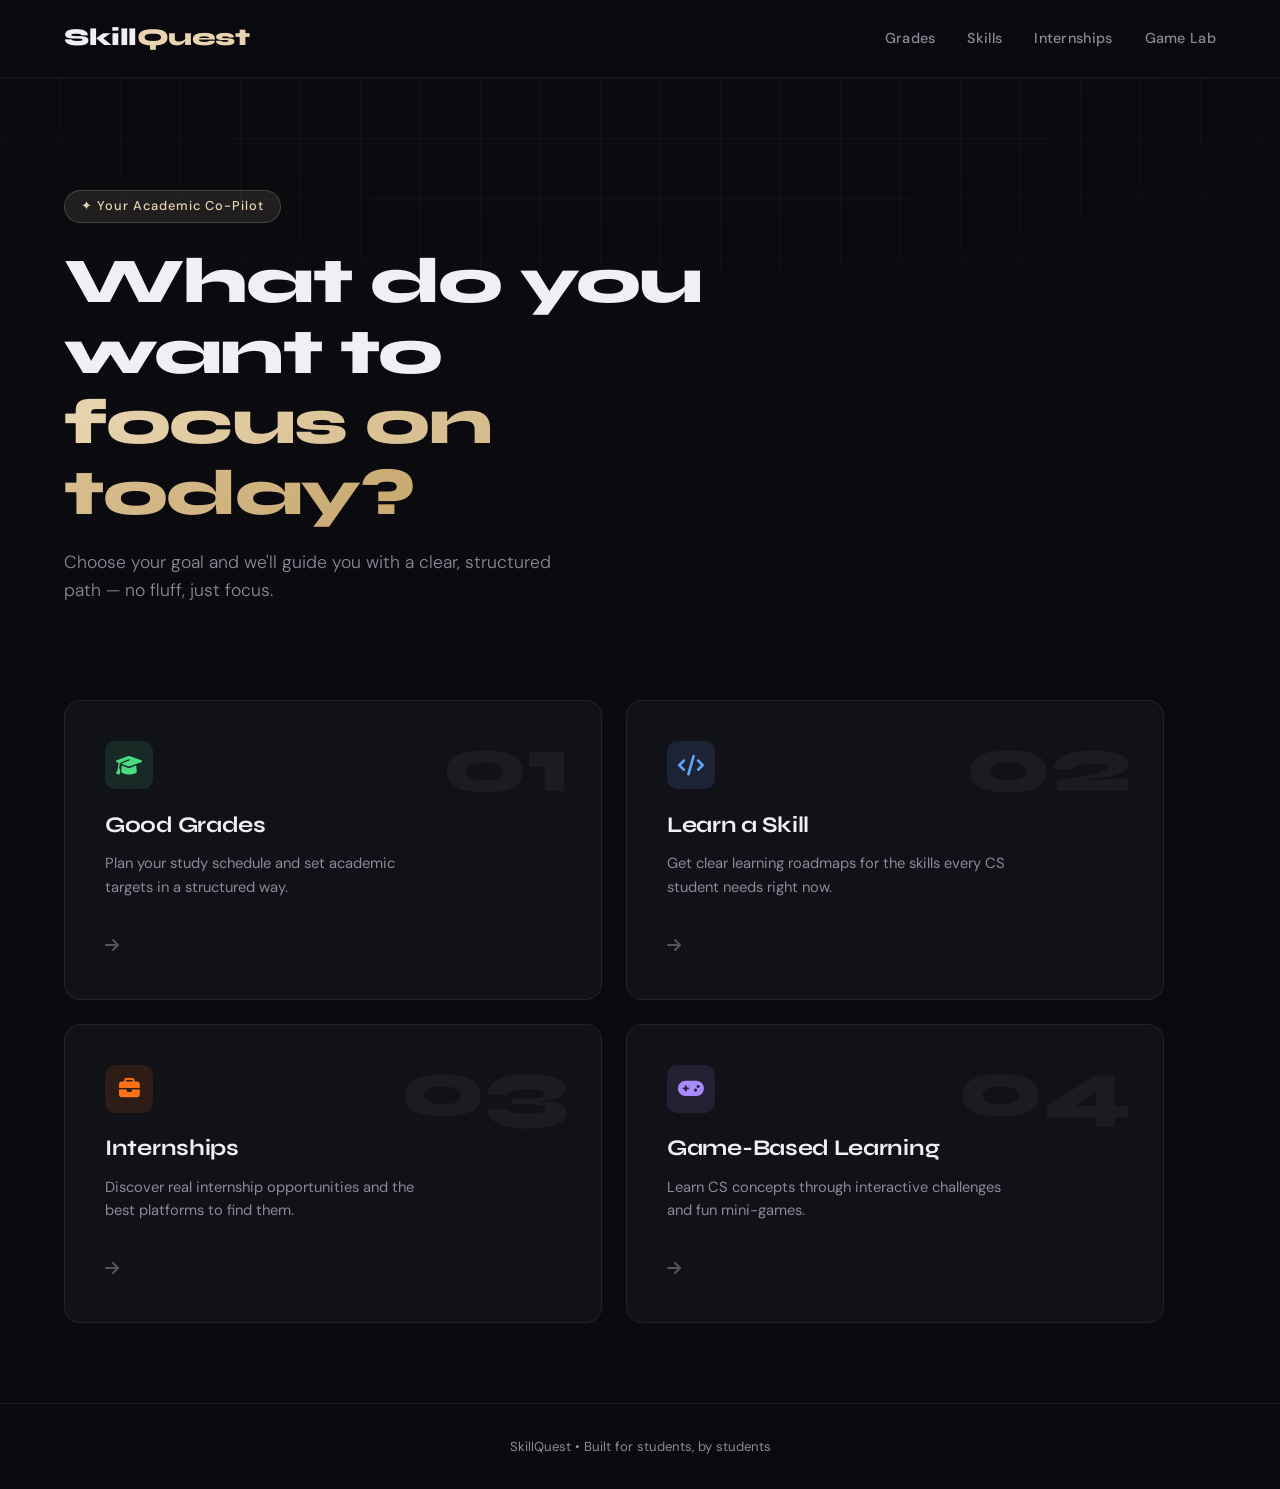
<file: index.html>
<!DOCTYPE html>
<html lang="en">
<head>
  <meta charset="UTF-8" />
  <meta name="viewport" content="width=device-width, initial-scale=1.0"/>
  <title>SkillQuest – Student Goal Hub</title>
  <link rel="stylesheet" href="style.css" />
  <link href="https://fonts.googleapis.com/css2?family=Syne:wght@400;600;700;800&family=DM+Sans:wght@300;400;500&display=swap" rel="stylesheet"/>
  <link rel="stylesheet" href="https://cdnjs.cloudflare.com/ajax/libs/font-awesome/6.5.0/css/all.min.css"/>
</head>
<body class="home-page">

  <nav class="navbar">
    <div class="nav-logo">Skill<span>Quest</span></div>
    <div class="nav-links">
      <a href="grades.html">Grades</a>
      <a href="skills.html">Skills</a>
      <a href="internships.html">Internships</a>
      <a href="gamelearn.html">Game Lab</a>
    </div>
  </nav>

  <section class="hero">
    <div class="hero-bg-grid"></div>
    <div class="hero-content">
      <div class="hero-badge">✦ Your Academic Co-Pilot</div>
      <h1>What do you want to<br/><span class="accent-text">focus on today?</span></h1>
      <p class="hero-sub">Choose your goal and we'll guide you with a clear, structured path — no fluff, just focus.</p>
    </div>
  </section>

  <section class="cards-section">
    <div class="cards-grid">

      <a href="grades.html" class="goal-card card-grades">
        <div class="card-icon"><i class="fas fa-graduation-cap"></i></div>
        <div class="card-number">01</div>
        <h2>Good Grades</h2>
        <p>Plan your study schedule and set academic targets in a structured way.</p>
        <div class="card-arrow"><i class="fas fa-arrow-right"></i></div>
      </a>

      <a href="skills.html" class="goal-card card-skills">
        <div class="card-icon"><i class="fas fa-code"></i></div>
        <div class="card-number">02</div>
        <h2>Learn a Skill</h2>
        <p>Get clear learning roadmaps for the skills every CS student needs right now.</p>
        <div class="card-arrow"><i class="fas fa-arrow-right"></i></div>
      </a>

      <a href="internships.html" class="goal-card card-internships">
        <div class="card-icon"><i class="fas fa-briefcase"></i></div>
        <div class="card-number">03</div>
        <h2>Internships</h2>
        <p>Discover real internship opportunities and the best platforms to find them.</p>
        <div class="card-arrow"><i class="fas fa-arrow-right"></i></div>
      </a>

      <a href="gamelearn.html" class="goal-card card-game">
        <div class="card-icon"><i class="fas fa-gamepad"></i></div>
        <div class="card-number">04</div>
        <h2>Game-Based Learning</h2>
        <p>Learn CS concepts through interactive challenges and fun mini-games.</p>
        <div class="card-arrow"><i class="fas fa-arrow-right"></i></div>
        <!-- <div class="coming-soon-badge">Coming Soon</div> -->
      </a>

    </div>
  </section>

  <footer class="footer">
    <p>SkillQuest • Built for students, by students</p>
  </footer>

  <script src="main.js"></script>
</body>
</html>
</file>
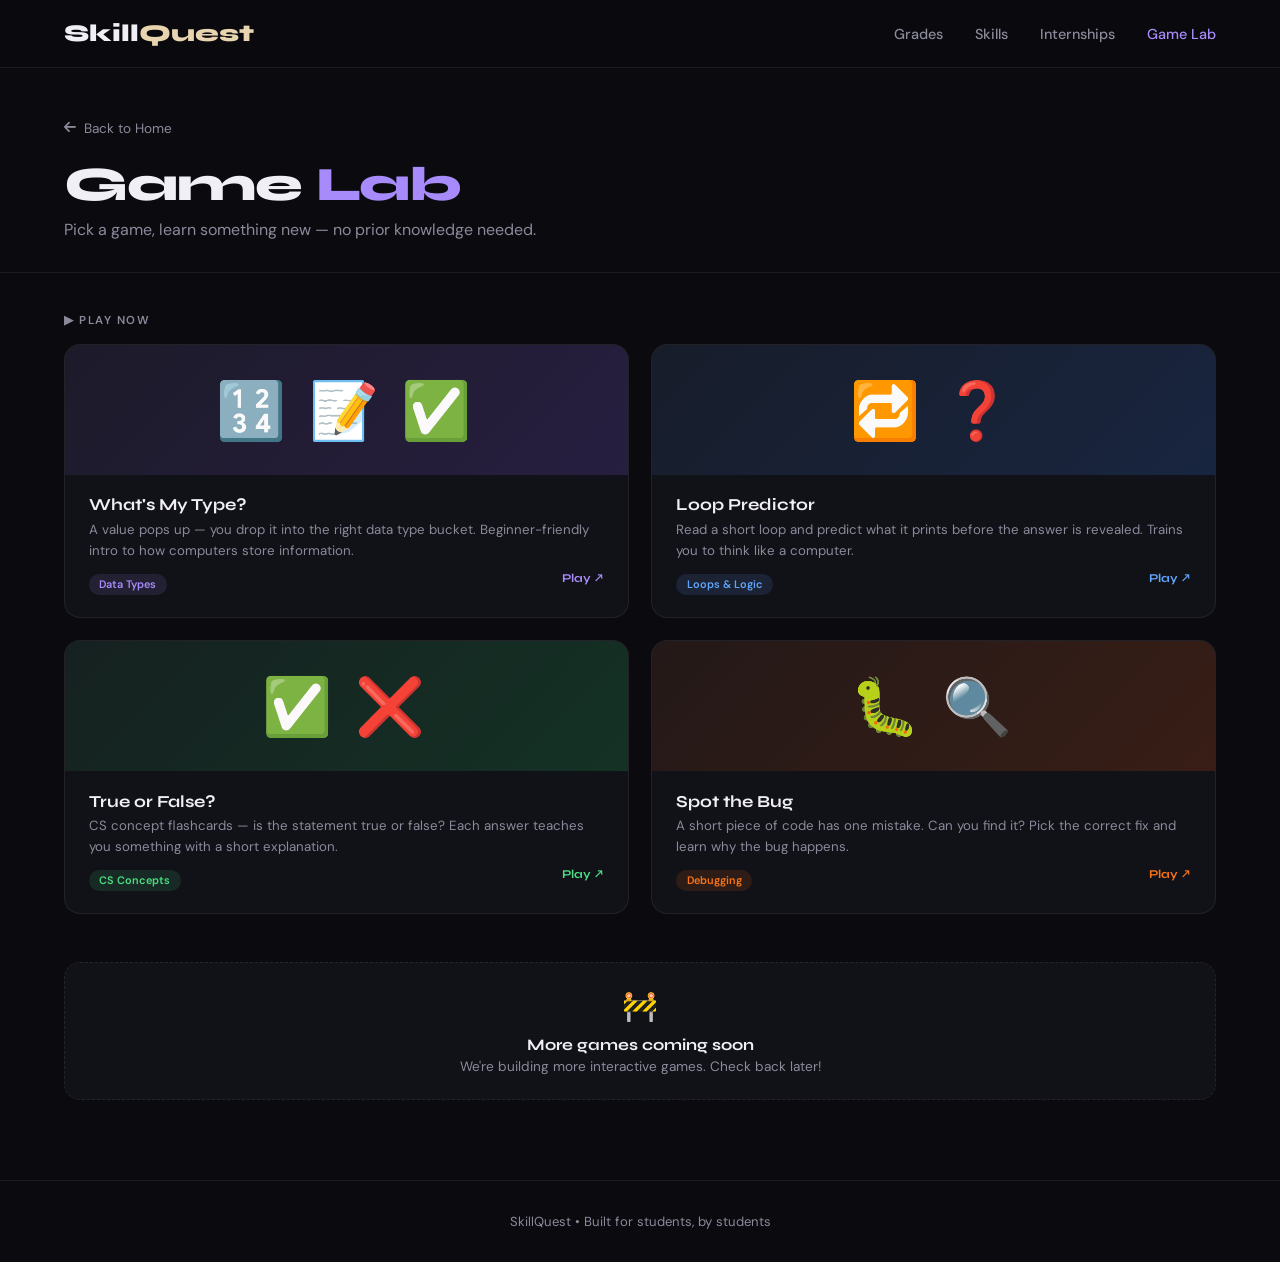
<file: gamelearn.html>
<!DOCTYPE html>
<html lang="en">
<head>
  <meta charset="UTF-8"/>
  <meta name="viewport" content="width=device-width, initial-scale=1.0"/>
  <title>Game Lab – SkillQuest</title>
  <link href="https://fonts.googleapis.com/css2?family=Syne:wght@400;600;700;800&family=DM+Sans:wght@300;400;500&family=JetBrains+Mono:wght@500&display=swap" rel="stylesheet"/>
  <link rel="stylesheet" href="https://cdnjs.cloudflare.com/ajax/libs/font-awesome/6.5.0/css/all.min.css"/>
  <style>
    *, *::before, *::after { box-sizing: border-box; margin: 0; padding: 0; }
    :root {
      --bg: #0a0a0f; --surface: #111118; --surface2: #1a1a24;
      --border: rgba(255,255,255,0.07); --text: #f0eff5; --muted: #8b8a9b;
      --purple: #a78bfa; --blue: #60a5fa; --green: #4ade80; --orange: #f97316; --red: #f87171;
      --font-d: 'Syne', sans-serif; --font-b: 'DM Sans', sans-serif; --font-m: 'JetBrains Mono', monospace;
      --r: 16px; --rs: 10px;
    }
    body { font-family: var(--font-b); background: var(--bg); color: var(--text); min-height: 100vh; }

    /* NAV */
    .navbar { display:flex; align-items:center; justify-content:space-between; padding:1.2rem 4rem; position:sticky; top:0; z-index:100; background:rgba(10,10,15,0.92); backdrop-filter:blur(20px); border-bottom:1px solid var(--border); }
    .nav-logo { font-family:var(--font-d); font-size:1.5rem; font-weight:800; text-decoration:none; color:var(--text); }
    .nav-logo span { color:#e8d5b0; }
    .nav-links { display:flex; gap:2rem; }
    .nav-links a { color:var(--muted); text-decoration:none; font-size:0.9rem; font-weight:500; transition:color 0.2s; }
    .nav-links a:hover { color:var(--text); }

    .page-header { padding:3rem 4rem 2rem; border-bottom:1px solid var(--border); }
    .back-link { display:inline-flex; align-items:center; gap:0.5rem; color:var(--muted); text-decoration:none; font-size:0.85rem; margin-bottom:1.2rem; transition:color 0.2s; }
    .back-link:hover { color:var(--text); }
    .page-header h1 { font-family:var(--font-d); font-size:clamp(2rem,4vw,3rem); font-weight:800; letter-spacing:-1px; }
    .page-header p { color:var(--muted); margin-top:0.4rem; }

    /* GAME HUB */
    .game-hub { padding:2.5rem 4rem 5rem; }
    .slabel { font-size:0.72rem; letter-spacing:1.5px; text-transform:uppercase; color:var(--muted); font-weight:600; margin-bottom:1rem; }

    .games-grid { display:grid; grid-template-columns:repeat(2,1fr); gap:1.4rem; }

    .game-card {
      background:var(--surface); border:1px solid var(--border); border-radius:var(--r);
      overflow:hidden; cursor:pointer;
      transition:transform 0.25s, border-color 0.25s, box-shadow 0.25s;
      animation:fadeUp 0.5s ease both;
    }
    .game-card:nth-child(1){animation-delay:.05s} .game-card:nth-child(2){animation-delay:.1s}
    .game-card:nth-child(3){animation-delay:.15s} .game-card:nth-child(4){animation-delay:.2s}
    .game-card:hover { transform:translateY(-4px); }
    .gc-purple:hover { border-color:rgba(167,139,250,.4); box-shadow:0 8px 40px rgba(167,139,250,.1); }
    .gc-blue:hover   { border-color:rgba(96,165,250,.4);  box-shadow:0 8px 40px rgba(96,165,250,.1);  }
    .gc-green:hover  { border-color:rgba(74,222,128,.4);  box-shadow:0 8px 40px rgba(74,222,128,.1);  }
    .gc-orange:hover { border-color:rgba(249,115,22,.4);  box-shadow:0 8px 40px rgba(249,115,22,.1);  }

    .gc-banner {
      height:130px; display:flex; align-items:center; justify-content:center;
      font-size:3.5rem; letter-spacing:0.1em;
    }
    .gc-purple .gc-banner { background:linear-gradient(135deg,rgba(167,139,250,.08),rgba(139,92,246,.18)); }
    .gc-blue   .gc-banner { background:linear-gradient(135deg,rgba(96,165,250,.08),rgba(59,130,246,.18));  }
    .gc-green  .gc-banner { background:linear-gradient(135deg,rgba(74,222,128,.08),rgba(34,197,94,.18));   }
    .gc-orange .gc-banner { background:linear-gradient(135deg,rgba(249,115,22,.08),rgba(234,88,12,.18));   }

    .gc-info { padding:1.2rem 1.5rem 1.4rem; }
    .gc-info h3 { font-family:var(--font-d); font-size:1.05rem; font-weight:700; }
    .gc-info p  { font-size:0.83rem; color:var(--muted); margin-top:0.3rem; line-height:1.55; }
    .gc-tag { display:inline-block; margin-top:0.8rem; font-size:0.68rem; padding:0.2rem 0.65rem; border-radius:999px; font-weight:600; }
    .gc-purple .gc-tag { background:rgba(167,139,250,.12); color:var(--purple); }
    .gc-blue   .gc-tag { background:rgba(96,165,250,.12);  color:var(--blue);   }
    .gc-green  .gc-tag { background:rgba(74,222,128,.12);  color:var(--green);  }
    .gc-orange .gc-tag { background:rgba(249,115,22,.12);  color:var(--orange); }
    .gc-play { float:right; margin-top:0.6rem; font-size:0.75rem; font-weight:700; font-family:var(--font-d); }
    .gc-purple .gc-play{color:var(--purple)} .gc-blue .gc-play{color:var(--blue)}
    .gc-green  .gc-play{color:var(--green)}  .gc-orange .gc-play{color:var(--orange)}

    /* MODAL */
    .overlay { position:fixed; inset:0; z-index:1000; background:rgba(5,5,10,.93); backdrop-filter:blur(12px); display:none; align-items:center; justify-content:center; padding:1.5rem; }
    .overlay.open { display:flex; animation:fadeIn .2s ease; }
    .modal { background:var(--surface); border:1px solid rgba(255,255,255,.1); border-radius:20px; width:100%; max-width:700px; max-height:90vh; overflow-y:auto; animation:slideUp .3s ease; }
    .mhead { display:flex; align-items:center; justify-content:space-between; padding:1.3rem 1.8rem; border-bottom:1px solid var(--border); position:sticky; top:0; background:var(--surface); z-index:10; }
    .mhead h2 { font-family:var(--font-d); font-size:1.1rem; font-weight:800; }
    .mclose { width:32px; height:32px; border-radius:50%; background:var(--surface2); border:1px solid var(--border); cursor:pointer; color:var(--muted); font-size:0.9rem; display:flex; align-items:center; justify-content:center; transition:color .2s; }
    .mclose:hover { color:var(--text); }
    .mbody { padding:1.8rem; }

    /* SHARED GAME ELEMENTS */
    .btn { display:inline-flex; align-items:center; gap:.4rem; padding:.65rem 1.4rem; border-radius:var(--rs); font-family:var(--font-d); font-size:.88rem; font-weight:700; cursor:pointer; border:none; transition:opacity .2s, transform .15s; }
    .btn:hover:not(:disabled) { opacity:.85; transform:translateY(-1px); }
    .btn:disabled { opacity:.35; cursor:not-allowed; transform:none; }
    .btn-purple{background:var(--purple);color:#0a0a0f} .btn-blue{background:var(--blue);color:#0a0a0f}
    .btn-green{background:var(--green);color:#0a0a0f}   .btn-orange{background:var(--orange);color:#0a0a0f}
    .btn-ghost{background:var(--surface2);border:1px solid var(--border);color:var(--text)}
    .btn-red{background:var(--red);color:#0a0a0f}

    .score-row { display:flex; align-items:center; justify-content:space-between; margin-bottom:1.4rem; }
    .score-pill { background:var(--surface2); border:1px solid var(--border); border-radius:999px; padding:.3rem .9rem; font-size:.8rem; font-family:var(--font-m); }

    .teach-box { background:var(--surface2); border-left:3px solid var(--purple); border-radius:var(--rs); padding:1rem 1.2rem; margin-bottom:1.4rem; font-size:.84rem; color:var(--muted); line-height:1.7; }
    .teach-box strong { color:var(--text); display:block; margin-bottom:.3rem; }

    .feedback { text-align:center; padding:1rem; border-radius:var(--rs); font-size:1rem; font-weight:700; margin-top:1rem; display:none; animation:popIn .3s ease; }
    .feedback.correct { background:rgba(74,222,128,.12); border:1px solid rgba(74,222,128,.3); color:var(--green); display:block; }
    .feedback.wrong   { background:rgba(248,113,113,.12); border:1px solid rgba(248,113,113,.3); color:var(--red);   display:block; }

    /* GAME 1 – DATA TYPE BUCKETS */
    .value-display { text-align:center; margin:1.5rem 0 .8rem; }
    .big-value { display:inline-block; background:#0d0d14; border:2px solid var(--purple); border-radius:14px; padding:.8rem 2rem; font-family:var(--font-m); font-size:1.6rem; font-weight:500; color:var(--purple); animation:popIn .35s ease; }
    .buckets { display:grid; grid-template-columns:repeat(2,1fr); gap:.8rem; margin-top:1.2rem; }
    .bucket { background:var(--surface2); border:2px solid var(--border); border-radius:var(--r); padding:1.2rem; text-align:center; cursor:pointer; transition:all .2s; }
    .bucket:hover { transform:scale(1.03); }
    .bucket .b-emoji { font-size:2rem; margin-bottom:.4rem; }
    .bucket .b-label { font-family:var(--font-d); font-size:.95rem; font-weight:700; }
    .bucket .b-desc  { font-size:.75rem; color:var(--muted); margin-top:.2rem; }
    .bucket.correct-pick { border-color:var(--green); background:rgba(74,222,128,.08); }
    .bucket.wrong-pick   { border-color:var(--red);   background:rgba(248,113,113,.08); animation:shake .3s ease; }

    /* GAME 2 – LOOP PREDICTOR */
    .code-block { background:#0d0d14; border:1px solid var(--border); border-radius:var(--rs); padding:1.2rem 1.4rem; font-family:var(--font-m); font-size:.88rem; line-height:2; margin:1rem 0 1.2rem; }
    .kw{color:#c084fc} .fn{color:#60a5fa} .num{color:#fb923c} .cm{color:#4b5563} .str{color:#86efac}
    .answer-options { display:grid; grid-template-columns:repeat(2,1fr); gap:.8rem; }
    .ans-btn { background:var(--surface2); border:2px solid var(--border); border-radius:var(--rs); padding:.9rem; text-align:center; cursor:pointer; font-family:var(--font-m); font-size:1rem; font-weight:600; transition:all .2s; }
    .ans-btn:hover { border-color:var(--blue); }
    .ans-btn.correct-ans { border-color:var(--green); background:rgba(74,222,128,.1); color:var(--green); }
    .ans-btn.wrong-ans   { border-color:var(--red);   background:rgba(248,113,113,.1); color:var(--red);   }
    .ans-btn.reveal-correct { border-color:var(--green); background:rgba(74,222,128,.08); }

    /* GAME 3 – TRUE OR FALSE */
    .statement-card { background:#0d0d14; border:1px solid var(--border); border-radius:var(--r); padding:2rem; text-align:center; margin:1rem 0 1.5rem; min-height:120px; display:flex; align-items:center; justify-content:center; }
    .statement-text { font-size:1.05rem; line-height:1.6; font-weight:500; }
    .tf-btns { display:flex; gap:1rem; justify-content:center; }
    .tf-btn { flex:1; max-width:160px; padding:1rem; border-radius:var(--r); font-family:var(--font-d); font-size:1rem; font-weight:800; cursor:pointer; border:2px solid transparent; transition:all .2s; }
    .tf-btn:hover { transform:scale(1.04); }
    .tf-true  { background:rgba(74,222,128,.1);  border-color:rgba(74,222,128,.3);  color:var(--green); }
    .tf-false { background:rgba(248,113,113,.1); border-color:rgba(248,113,113,.3); color:var(--red);   }
    .tf-true:hover  { background:rgba(74,222,128,.2); }
    .tf-false:hover { background:rgba(248,113,113,.2); }
    .explain-box { background:var(--surface2); border-radius:var(--rs); padding:1rem 1.2rem; margin-top:1rem; font-size:.84rem; color:var(--muted); line-height:1.65; display:none; animation:fadeIn .3s ease; }
    .explain-box.show { display:block; }

    /* GAME 4 – BUG HUNT */
    .buggy-code { background:#0d0d14; border:2px solid rgba(248,113,113,.3); border-radius:var(--rs); padding:1.2rem 1.4rem; font-family:var(--font-m); font-size:.88rem; line-height:2; margin:1rem 0; position:relative; }
    .bug-label { position:absolute; top:-10px; right:12px; background:#f87171; color:#0a0a0f; font-size:.65rem; font-weight:700; padding:.15rem .55rem; border-radius:999px; letter-spacing:.5px; }
    .fix-options { display:flex; flex-direction:column; gap:.7rem; margin-top:1rem; }
    .fix-btn { background:var(--surface2); border:2px solid var(--border); border-radius:var(--rs); padding:.85rem 1.1rem; text-align:left; cursor:pointer; font-family:var(--font-m); font-size:.82rem; transition:all .2s; display:flex; align-items:center; gap:.7rem; }
    .fix-btn:hover { border-color:var(--orange); }
    .fix-btn.correct-fix { border-color:var(--green); background:rgba(74,222,128,.08); }
    .fix-btn.wrong-fix   { border-color:var(--red);   background:rgba(248,113,113,.08); }
    .fix-letter { width:24px; height:24px; min-width:24px; border-radius:6px; background:var(--surface); display:flex; align-items:center; justify-content:center; font-size:.75rem; font-weight:700; }

    /* FOOTER */
    .footer { text-align:center; padding:2rem; border-top:1px solid var(--border); color:var(--muted); font-size:.82rem; }

    @keyframes fadeUp  { from{opacity:0;transform:translateY(18px)} to{opacity:1;transform:none} }
    @keyframes fadeIn  { from{opacity:0} to{opacity:1} }
    @keyframes slideUp { from{opacity:0;transform:translateY(28px)} to{opacity:1;transform:none} }
    @keyframes popIn   { from{opacity:0;transform:scale(.85)} to{opacity:1;transform:scale(1)} }
    @keyframes shake   { 0%,100%{transform:translateX(0)} 25%{transform:translateX(-6px)} 75%{transform:translateX(6px)} }

    @media(max-width:768px){
      .navbar{padding:1rem 1.5rem} .page-header,.game-hub{padding-left:1.5rem;padding-right:1.5rem}
      .games-grid{grid-template-columns:1fr} .buckets,.answer-options{grid-template-columns:1fr}
      .modal{max-height:96vh} .mbody{padding:1.2rem}
    }
  </style>
</head>
<body>

<nav class="navbar">
  <a href="index.html" class="nav-logo">Skill<span>Quest</span></a>
  <div class="nav-links">
    <a href="grades.html">Grades</a>
    <a href="skills.html">Skills</a>
    <a href="internships.html">Internships</a>
    <a href="gamelearn.html" style="color:#a78bfa">Game Lab</a>
  </div>
</nav>

<div class="page-header">
  <a href="index.html" class="back-link"><i class="fas fa-arrow-left"></i> Back to Home</a>
  <h1>Game <span style="color:#a78bfa">Lab</span></h1>
  <p>Pick a game, learn something new — no prior knowledge needed.</p>
</div>

<div class="game-hub">
  <div class="slabel">▶ Play Now</div>
  <div class="games-grid">

    <div class="game-card gc-purple" onclick="openGame('types')">
      <div class="gc-banner">🔢  📝  ✅</div>
      <div class="gc-info">
        <h3>What's My Type?</h3>
        <p>A value pops up — you drop it into the right data type bucket. Beginner-friendly intro to how computers store information.</p>
        <span class="gc-tag">Data Types</span>
        <span class="gc-play">Play ↗</span>
      </div>
    </div>

    <div class="game-card gc-blue" onclick="openGame('loop')">
      <div class="gc-banner">🔁  ❓</div>
      <div class="gc-info">
        <h3>Loop Predictor</h3>
        <p>Read a short loop and predict what it prints before the answer is revealed. Trains you to think like a computer.</p>
        <span class="gc-tag">Loops &amp; Logic</span>
        <span class="gc-play">Play ↗</span>
      </div>
    </div>

    <div class="game-card gc-green" onclick="openGame('tf')">
      <div class="gc-banner">✅  ❌</div>
      <div class="gc-info">
        <h3>True or False?</h3>
        <p>CS concept flashcards — is the statement true or false? Each answer teaches you something with a short explanation.</p>
        <span class="gc-tag">CS Concepts</span>
        <span class="gc-play">Play ↗</span>
      </div>
    </div>

    <div class="game-card gc-orange" onclick="openGame('bug')">
      <div class="gc-banner">🐛  🔍</div>
      <div class="gc-info">
        <h3>Spot the Bug</h3>
        <p>A short piece of code has one mistake. Can you find it? Pick the correct fix and learn why the bug happens.</p>
        <span class="gc-tag">Debugging</span>
        <span class="gc-play">Play ↗</span>
      </div>
    </div>

  </div>

  <div style="margin-top:3rem; padding:1.5rem 2rem; background:var(--surface); border:1px dashed rgba(255,255,255,0.08); border-radius:var(--r); text-align:center;">
    <div style="font-size:1.8rem;margin-bottom:.6rem">🚧</div>
    <div style="font-family:var(--font-d);font-weight:700;font-size:1rem;margin-bottom:.3rem">More games coming soon</div>
    <div style="color:var(--muted);font-size:.85rem">We're building more interactive games. Check back later!</div>
  </div>
</div>

<footer class="footer">SkillQuest • Built for students, by students</footer>

<!-- MODAL -->
<div class="overlay" id="overlay" onclick="handleBg(event)">
  <div class="modal" id="modalBox">
    <div class="mhead">
      <h2 id="mTitle">Game</h2>
      <button class="mclose" onclick="closeGame()"><i class="fas fa-times"></i></button>
    </div>
    <div class="mbody" id="mBody"></div>
  </div>
</div>

<script>
function openGame(t){ document.getElementById('overlay').classList.add('open'); document.body.style.overflow='hidden'; const g={types:initTypes,loop:initLoop,tf:initTF,bug:initBug}; g[t](); }
function closeGame(){ document.getElementById('overlay').classList.remove('open'); document.body.style.overflow=''; }
function handleBg(e){ if(e.target===document.getElementById('overlay')) closeGame(); }
function $(id){ return document.getElementById(id); }


// ══════════════════════════════════════════════════════
// GAME 1 — WHAT'S MY TYPE?
// ══════════════════════════════════════════════════════
function initTypes(){
  $('mTitle').textContent = '🔢 What\'s My Type?';

  const QUESTIONS = [
    { value: '42',         type: 'Integer',  hint: 'A whole number with no decimal point.' },
    { value: '"Hello"',    type: 'String',   hint: 'Text wrapped in quotes is always a String.' },
    { value: 'true',       type: 'Boolean',  hint: 'true/false are Boolean values — they represent yes or no.' },
    { value: '3.14',       type: 'Float',    hint: 'Numbers with a decimal point are Floats (or doubles).' },
    { value: '"A"',        type: 'String',   hint: 'Even a single character in quotes is a String.' },
    { value: '0',          type: 'Integer',  hint: 'Zero is a whole number — still an Integer!' },
    { value: 'false',      type: 'Boolean',  hint: 'false is the other Boolean value alongside true.' },
    { value: '-7',         type: 'Integer',  hint: 'Negative whole numbers are still Integers.' },
    { value: '"123"',      type: 'String',   hint: 'Quotes make it a String, even if it looks like a number.' },
    { value: '0.001',      type: 'Float',    hint: 'Any number with a decimal is a Float.' },
    { value: '"false"',    type: 'String',   hint: 'Quotes make it a String — not a Boolean!' },
    { value: '100',        type: 'Integer',  hint: 'Whole number, no decimal → Integer.' },
  ];

  const BUCKETS = [
    { type:'Integer', emoji:'🔢', desc:'Whole numbers like 1, 42, -7' },
    { type:'String',  emoji:'📝', desc:'Text in quotes like "hello"' },
    { type:'Boolean', emoji:'✅', desc:'Only true or false' },
    { type:'Float',   emoji:'💧', desc:'Decimal numbers like 3.14' },
  ];

  let qi=0, score=0, answered=false;

  function shuffle(a){ return a.sort(()=>Math.random()-.5); }
  const Qs = shuffle([...QUESTIONS]);

  function render(){
    if(qi>=Qs.length){ showEnd(); return; }
    const q=Qs[qi];
    $('mBody').innerHTML=`
      <div class="teach-box">
        <strong>📖 What are Data Types?</strong>
        Every value in programming has a <em>type</em> — it tells the computer what kind of data it is and what it can do with it. Drop the value into the correct bucket!
      </div>
      <div class="score-row">
        <span class="score-pill">Score: ${score} / ${Qs.length}</span>
        <span class="score-pill">Question ${qi+1} of ${Qs.length}</span>
      </div>
      <div class="value-display">
        <div class="big-value">${q.value}</div>
      </div>
      <p style="text-align:center;color:var(--muted);font-size:.83rem;margin-bottom:.5rem">What data type is this?</p>
      <div class="buckets">
        ${BUCKETS.map(b=>`
          <div class="bucket" id="bucket-${b.type}" onclick="window.__tPick('${b.type}')">
            <div class="b-emoji">${b.emoji}</div>
            <div class="b-label">${b.type}</div>
            <div class="b-desc">${b.desc}</div>
          </div>`).join('')}
      </div>
      <div class="feedback" id="tfb"></div>
      <div id="hint-box" style="display:none;background:var(--surface2);border-radius:var(--rs);padding:.9rem 1.1rem;margin-top:1rem;font-size:.83rem;color:var(--muted);animation:fadeIn .3s ease">
        💡 ${q.hint}
      </div>
      <div style="text-align:right;margin-top:1rem">
        <button class="btn btn-ghost" id="nextBtn" onclick="window.__tNext()" style="display:none">Next →</button>
      </div>
    `;
    answered=false;
  }

  window.__tPick = (chosen)=>{
    if(answered) return;
    answered=true;
    const correct=Qs[qi].type;
    const fb=$('tfb');
    if(chosen===correct){
      score++;
      $(`bucket-${chosen}`).classList.add('correct-pick');
      fb.className='feedback correct'; fb.textContent='✅ Correct!';
    } else {
      $(`bucket-${chosen}`).classList.add('wrong-pick');
      $(`bucket-${correct}`).classList.add('correct-pick');
      fb.className='feedback wrong'; fb.textContent=`❌ Not quite — it's a ${correct}`;
    }
    $('hint-box').style.display='block';
    $('nextBtn').style.display='inline-flex';
  };

  window.__tNext = ()=>{ qi++; render(); };

  function showEnd(){
    $('mBody').innerHTML=`
      <div style="text-align:center;padding:2rem 1rem">
        <div style="font-size:4rem;margin-bottom:1rem">${score>=Qs.length*.8?'🏆':score>=Qs.length*.5?'👍':'💪'}</div>
        <h2 style="font-family:var(--font-d);font-size:1.6rem;font-weight:800;margin-bottom:.5rem">You scored ${score} / ${Qs.length}!</h2>
        <p style="color:var(--muted);margin-bottom:2rem">${score===Qs.length?'Perfect! You really know your types.':score>=8?'Great job — almost there!':'Keep practicing — you\'ll get it!'}</p>
        <button class="btn btn-purple" onclick="initTypes()">Play Again</button>
        <button class="btn btn-ghost" onclick="closeGame()" style="margin-left:.8rem">Close</button>
      </div>`;
  }

  render();
}


// ══════════════════════════════════════════════════════
// GAME 2 — LOOP PREDICTOR
// ══════════════════════════════════════════════════════
function initLoop(){
  $('mTitle').textContent='🔁 Loop Predictor';

  const QUESTIONS=[
    {
      code:`<span class="kw">for</span> i <span class="kw">in</span> range(<span class="num">3</span>):\n    print(i)`,
      explanation:'range(3) gives 0, 1, 2 — it starts at 0 and stops BEFORE 3.',
      options:['0 1 2','1 2 3','0 1 2 3','1 2'], answer:'0 1 2',
    },
    {
      code:`x = <span class="num">1</span>\n<span class="kw">while</span> x &lt; <span class="num">4</span>:\n    print(x)\n    x = x + <span class="num">1</span>`,
      explanation:'x starts at 1, prints while x < 4, so it prints 1, 2, 3. When x becomes 4 the condition is false.',
      options:['1 2 3','1 2 3 4','0 1 2 3','1 2'],  answer:'1 2 3',
    },
    {
      code:`<span class="kw">for</span> i <span class="kw">in</span> range(<span class="num">2</span>, <span class="num">5</span>):\n    print(i)`,
      explanation:'range(2, 5) starts at 2 and stops BEFORE 5 — giving 2, 3, 4.',
      options:['2 3 4 5','2 3 4','1 2 3 4','2 3'], answer:'2 3 4',
    },
    {
      code:`<span class="kw">for</span> i <span class="kw">in</span> range(<span class="num">5</span>, <span class="num">0</span>, -<span class="num">1</span>):\n    print(i)`,
      explanation:'range(5, 0, -1) counts DOWN from 5, stopping before 0: 5, 4, 3, 2, 1.',
      options:['5 4 3 2 1 0','5 4 3 2 1','4 3 2 1','0 1 2 3 4 5'], answer:'5 4 3 2 1',
    },
    {
      code:`total = <span class="num">0</span>\n<span class="kw">for</span> i <span class="kw">in</span> range(<span class="num">1</span>, <span class="num">4</span>):\n    total = total + i\nprint(total)`,
      explanation:'1+2+3 = 6. The loop adds each value to total: 0→1→3→6.',
      options:['3','5','6','10'], answer:'6',
    },
    {
      code:`<span class="kw">for</span> i <span class="kw">in</span> range(<span class="num">4</span>):\n    <span class="kw">if</span> i == <span class="num">2</span>:\n        <span class="kw">break</span>\n    print(i)`,
      explanation:'The loop stops when i equals 2 because of break. So only 0 and 1 are printed.',
      options:['0 1 2','0 1','0 1 2 3','0'], answer:'0 1',
    },
  ];

  let qi=0, score=0;

  function render(){
    if(qi>=QUESTIONS.length){ showEnd(); return; }
    const q=QUESTIONS[qi];
    $('mBody').innerHTML=`
      <div class="teach-box">
        <strong>📖 What is a Loop?</strong>
        A loop repeats a block of code multiple times. <code style="color:var(--purple)">for</code> loops run a set number of times. <code style="color:var(--purple)">while</code> loops run as long as a condition is true. Read the code and guess what it prints!
      </div>
      <div class="score-row">
        <span class="score-pill">Score: ${score} / ${QUESTIONS.length}</span>
        <span class="score-pill">Question ${qi+1} of ${QUESTIONS.length}</span>
      </div>
      <p style="color:var(--muted);font-size:.83rem;margin-bottom:.3rem">What does this code print?</p>
      <div class="code-block">${q.code}</div>
      <div class="answer-options">
        ${q.options.map(o=>`<div class="ans-btn" onclick="window.__lPick('${o}')">${o}</div>`).join('')}
      </div>
      <div class="explain-box" id="explainBox">💡 ${q.explanation}</div>
      <div style="text-align:right;margin-top:1rem">
        <button class="btn btn-ghost" id="nextBtn2" onclick="window.__lNext()" style="display:none">Next →</button>
      </div>
    `;
  }

  window.__lPick=(chosen)=>{
    const correct=QUESTIONS[qi].answer;
    document.querySelectorAll('.ans-btn').forEach(b=>b.onclick=null);
    if(chosen===correct){
      score++;
      document.querySelectorAll('.ans-btn').forEach(b=>{ if(b.textContent===chosen) b.classList.add('correct-ans'); });
    } else {
      document.querySelectorAll('.ans-btn').forEach(b=>{
        if(b.textContent===chosen)  b.classList.add('wrong-ans');
        if(b.textContent===correct) b.classList.add('reveal-correct');
      });
    }
    $('explainBox').classList.add('show');
    $('nextBtn2').style.display='inline-flex';
  };

  window.__lNext=()=>{ qi++; render(); };

  function showEnd(){
    $('mBody').innerHTML=`
      <div style="text-align:center;padding:2rem 1rem">
        <div style="font-size:4rem;margin-bottom:1rem">${score>=QUESTIONS.length*.8?'🏆':score>=4?'👍':'💪'}</div>
        <h2 style="font-family:var(--font-d);font-size:1.6rem;font-weight:800;margin-bottom:.5rem">You scored ${score} / ${QUESTIONS.length}!</h2>
        <p style="color:var(--muted);margin-bottom:2rem">${score===QUESTIONS.length?'You think exactly like a computer!':score>=4?'Nice — loops are making sense!':'Loops take practice — try again!'}</p>
        <button class="btn btn-blue" onclick="initLoop()">Play Again</button>
        <button class="btn btn-ghost" onclick="closeGame()" style="margin-left:.8rem">Close</button>
      </div>`;
  }

  render();
}


// ══════════════════════════════════════════════════════
// GAME 3 — TRUE OR FALSE?
// ══════════════════════════════════════════════════════
function initTF(){
  $('mTitle').textContent='✅ True or False?';

  const CARDS=[
    { s:'An array index starts at 1.',                                         a:false, e:'Arrays are zero-indexed — the first element is at index 0, not 1.' },
    { s:'A function can return a value to the code that called it.',           a:true,  e:'Yes! Functions use return to send a result back to the caller.' },
    { s:'An infinite loop stops automatically after 100 repetitions.',         a:false, e:'An infinite loop never stops on its own — it needs a break or condition to end.' },
    { s:'Variables can store different values at different times.',            a:true,  e:'That\'s the point of a variable — its value can change as the program runs.' },
    { s:'Python uses curly braces { } to define code blocks.',                a:false, e:'Python uses indentation (spaces/tabs) for code blocks — not curly braces like Java or C.' },
    { s:'A String is used to store text.',                                     a:true,  e:'Correct! "Hello", "Alice", "123" — any text in quotes is a String.' },
    { s:'A function must always return a value.',                              a:false, e:'Functions can return void/None — meaning they do something but return nothing.' },
    { s:'If (false) { } — the code inside will never run.',                   a:true,  e:'Correct! An if block only runs when the condition is true. false means skip it.' },
    { s:'You can have a loop inside another loop.',                            a:true,  e:'Yes — these are called nested loops. They\'re useful for working with grids or tables.' },
    { s:'Compiled languages are always slower than interpreted languages.',   a:false, e:'Usually the opposite — compiled languages (like C) are typically faster than interpreted ones (like Python).' },
    { s:'// is used for comments in Python.',                                  a:false, e:'Python uses # for comments. // is used in languages like Java, C, and JavaScript.' },
    { s:'An if-else always needs an else branch.',                             a:false, e:'Else is optional — you can have just an if block by itself.' },
  ];

  let qi=0, score=0;
  const Qs=[...CARDS].sort(()=>Math.random()-.5);

  function render(){
    if(qi>=Qs.length){ showEnd(); return; }
    const q=Qs[qi];
    $('mBody').innerHTML=`
      <div class="teach-box">
        <strong>📖 CS Concept Check</strong>
        Read the statement carefully and decide — is it <span style="color:var(--green)">True</span> or <span style="color:var(--red)">False</span>? Each answer comes with an explanation so you learn either way!
      </div>
      <div class="score-row">
        <span class="score-pill">Score: ${score} / ${Qs.length}</span>
        <span class="score-pill">Card ${qi+1} of ${Qs.length}</span>
      </div>
      <div class="statement-card">
        <div class="statement-text">${q.s}</div>
      </div>
      <div class="tf-btns">
        <button class="tf-btn tf-true"  onclick="window.__tfPick(true)">✅ True</button>
        <button class="tf-btn tf-false" onclick="window.__tfPick(false)">❌ False</button>
      </div>
      <div class="explain-box" id="explainTF">💡 ${q.e}</div>
      <div style="text-align:right;margin-top:1rem">
        <button class="btn btn-ghost" id="nextTF" onclick="window.__tfNext()" style="display:none">Next →</button>
      </div>
    `;
  }

  window.__tfPick=(chosen)=>{
    const correct=Qs[qi].a;
    document.querySelectorAll('.tf-btn').forEach(b=>{ b.onclick=null; b.style.opacity='.4'; });
    if(chosen===correct){
      score++;
      const btn=document.querySelector(chosen?'.tf-true':'.tf-false');
      if(btn){ btn.style.opacity='1'; btn.style.borderColor='var(--green)'; btn.style.background='rgba(74,222,128,.15)'; }
    } else {
      const wrongBtn=document.querySelector(chosen?'.tf-true':'.tf-false');
      const rightBtn=document.querySelector(correct?'.tf-true':'.tf-false');
      if(wrongBtn){ wrongBtn.style.opacity='1'; wrongBtn.style.borderColor='var(--red)'; wrongBtn.style.background='rgba(248,113,113,.12)'; }
      if(rightBtn){ rightBtn.style.opacity='1'; rightBtn.style.borderColor='var(--green)'; rightBtn.style.background='rgba(74,222,128,.1)'; }
    }
    $('explainTF').classList.add('show');
    $('nextTF').style.display='inline-flex';
  };

  window.__tfNext=()=>{ qi++; render(); };

  function showEnd(){
    $('mBody').innerHTML=`
      <div style="text-align:center;padding:2rem 1rem">
        <div style="font-size:4rem;margin-bottom:1rem">${score>=Qs.length*.8?'🎓':score>=6?'👍':'📚'}</div>
        <h2 style="font-family:var(--font-d);font-size:1.6rem;font-weight:800;margin-bottom:.5rem">You scored ${score} / ${Qs.length}!</h2>
        <p style="color:var(--muted);margin-bottom:2rem">${score===Qs.length?'Perfect score — you really know your CS concepts!':score>=8?'Great job! A few more rounds and you\'ll ace this.':'Keep going — every wrong answer is a lesson!'}</p>
        <button class="btn btn-green" onclick="initTF()">Play Again</button>
        <button class="btn btn-ghost" onclick="closeGame()" style="margin-left:.8rem">Close</button>
      </div>`;
  }

  render();
}


// ══════════════════════════════════════════════════════
// GAME 4 — SPOT THE BUG
// ══════════════════════════════════════════════════════
function initBug(){
  $('mTitle').textContent='🐛 Spot the Bug';

  const BUGS=[
    {
      title:'This code tries to print numbers 1 to 5',
      code:`<span class="kw">for</span> i <span class="kw">in</span> range(<span class="num">0</span>, <span class="num">5</span>):\n    print(i)`,
      problem:'It prints 0 to 4, not 1 to 5. The range is off.',
      options:['range(0, 5)','range(1, 6)','range(1, 5)','range(0, 6)'],
      answer:'range(1, 6)',
      explain:'range(1, 6) gives 1, 2, 3, 4, 5 — starting at 1 and stopping BEFORE 6.',
    },
    {
      title:'This function should return the sum of two numbers',
      code:`<span class="kw">def</span> <span class="fn">add</span>(a, b):\n    result = a + b`,
      problem:'The function calculates the sum but never returns it!',
      options:['result = a - b','return result','print(result)','def add(a, b, c):'],
      answer:'return result',
      explain:'Without return, the function does the math but throws it away. return result sends the value back to whoever called the function.',
    },
    {
      title:'This code checks if a student passed (score ≥ 50)',
      code:`score = <span class="num">75</span>\n<span class="kw">if</span> score = <span class="num">50</span>:\n    print(<span class="str">"Passed"</span>)`,
      problem:'Single = is assignment, not comparison!',
      options:['score = 75','if score == 50:','if score >= 50:','print("Passed")'],
      answer:'if score >= 50:',
      explain:'= assigns a value. == checks if two values are equal. And we also need >= to mean "50 or more", not just exactly 50.',
    },
    {
      title:'This should print each fruit in the list',
      code:`fruits = [<span class="str">"apple"</span>, <span class="str">"banana"</span>, <span class="str">"mango"</span>]\n<span class="kw">for</span> fruit <span class="kw">in</span> Fruits:\n    print(fruit)`,
      problem:'Variable names are case-sensitive — Fruits ≠ fruits.',
      options:['for Fruit in fruits:','for fruit in fruits:','for fruit in Fruits:','print(Fruits)'],
      answer:'for fruit in fruits:',
      explain:'Python is case-sensitive. The list is called fruits (lowercase f) but the loop says Fruits — they\'re treated as two different names.',
    },
    {
      title:'This should keep asking until user types "stop"',
      code:`<span class="kw">while</span> <span class="kw">True</span>:\n    answer = input(<span class="str">"Type stop to exit: "</span>)\n    <span class="kw">if</span> answer == <span class="str">"stop"</span>:\n        <span class="cm">pass</span>`,
      problem:'"pass" does nothing — the loop never actually stops.',
      options:['while False:','pass','break','continue'],
      answer:'break',
      explain:'break exits the loop immediately. pass is a no-op (does nothing). Without break, the loop runs forever even when the user types "stop".',
    },
    {
      title:'This tries to add 5 to a user\'s input',
      code:`num = input(<span class="str">"Enter a number: "</span>)\nresult = num + <span class="num">5</span>\nprint(result)`,
      problem:'input() always returns a String — you can\'t add a number to text.',
      options:['num = input()', 'result = num + 5', 'num = int(input(...))', 'print(result)'],
      answer:'num = int(input(...))',
      explain:'input() gives you a string like "7", not the number 7. Wrap it in int() to convert it: int(input("Enter a number: "))',
    },
  ];

  let qi=0, score=0;
  const Qs=[...BUGS].sort(()=>Math.random()-.5);

  function render(){
    if(qi>=Qs.length){ showEnd(); return; }
    const q=Qs[qi];
    $('mBody').innerHTML=`
      <div class="teach-box">
        <strong>📖 What is Debugging?</strong>
        Every programmer writes bugs — mistakes in code. Debugging is the skill of finding and fixing them. Read the code below and pick the correct fix!
      </div>
      <div class="score-row">
        <span class="score-pill">Score: ${score} / ${Qs.length}</span>
        <span class="score-pill">Bug ${qi+1} of ${Qs.length}</span>
      </div>
      <p style="font-size:.88rem;color:var(--muted);margin-bottom:.5rem">🎯 Goal: <strong style="color:var(--text)">${q.title}</strong></p>
      <div class="buggy-code">
        <div class="bug-label">🐛 BUG INSIDE</div>
        ${q.code}
      </div>
      <p style="font-size:.82rem;color:var(--red);margin-bottom:.8rem">⚠️ Problem: ${q.problem}</p>
      <p style="font-size:.83rem;color:var(--muted);margin-bottom:.6rem">Which line fixes it?</p>
      <div class="fix-options">
        ${q.options.map((o,i)=>`
          <div class="fix-btn" onclick="window.__bPick(this,'${o.replace(/'/g,"\\'")}')">
            <span class="fix-letter">${String.fromCharCode(65+i)}</span>
            <code>${o}</code>
          </div>`).join('')}
      </div>
      <div class="explain-box" id="bugExplain">💡 ${q.explain}</div>
      <div style="text-align:right;margin-top:1rem">
        <button class="btn btn-ghost" id="nextBug" onclick="window.__bNext()" style="display:none">Next →</button>
      </div>
    `;
  }

  window.__bPick=(el, chosen)=>{
    const correct=Qs[qi].answer;
    document.querySelectorAll('.fix-btn').forEach(b=>b.onclick=null);
    if(chosen===correct){
      score++;
      el.classList.add('correct-fix');
    } else {
      el.classList.add('wrong-fix');
      document.querySelectorAll('.fix-btn').forEach(b=>{ if(b.querySelector('code').textContent===correct) b.classList.add('correct-fix'); });
    }
    $('bugExplain').classList.add('show');
    $('nextBug').style.display='inline-flex';
  };

  window.__bNext=()=>{ qi++; render(); };

  function showEnd(){
    $('mBody').innerHTML=`
      <div style="text-align:center;padding:2rem 1rem">
        <div style="font-size:4rem;margin-bottom:1rem">${score>=Qs.length*.8?'🔍':score>=4?'👍':'🐛'}</div>
        <h2 style="font-family:var(--font-d);font-size:1.6rem;font-weight:800;margin-bottom:.5rem">You fixed ${score} / ${Qs.length} bugs!</h2>
        <p style="color:var(--muted);margin-bottom:2rem">${score===Qs.length?'You\'re a debugging pro!':score>=4?'Not bad — you\'ve got a good eye for bugs!':'Debugging takes practice — keep at it!'}</p>
        <button class="btn btn-orange" onclick="initBug()">Play Again</button>
        <button class="btn btn-ghost" onclick="closeGame()" style="margin-left:.8rem">Close</button>
      </div>`;
  }

  render();
}
</script>
</body>
</html>
</file>
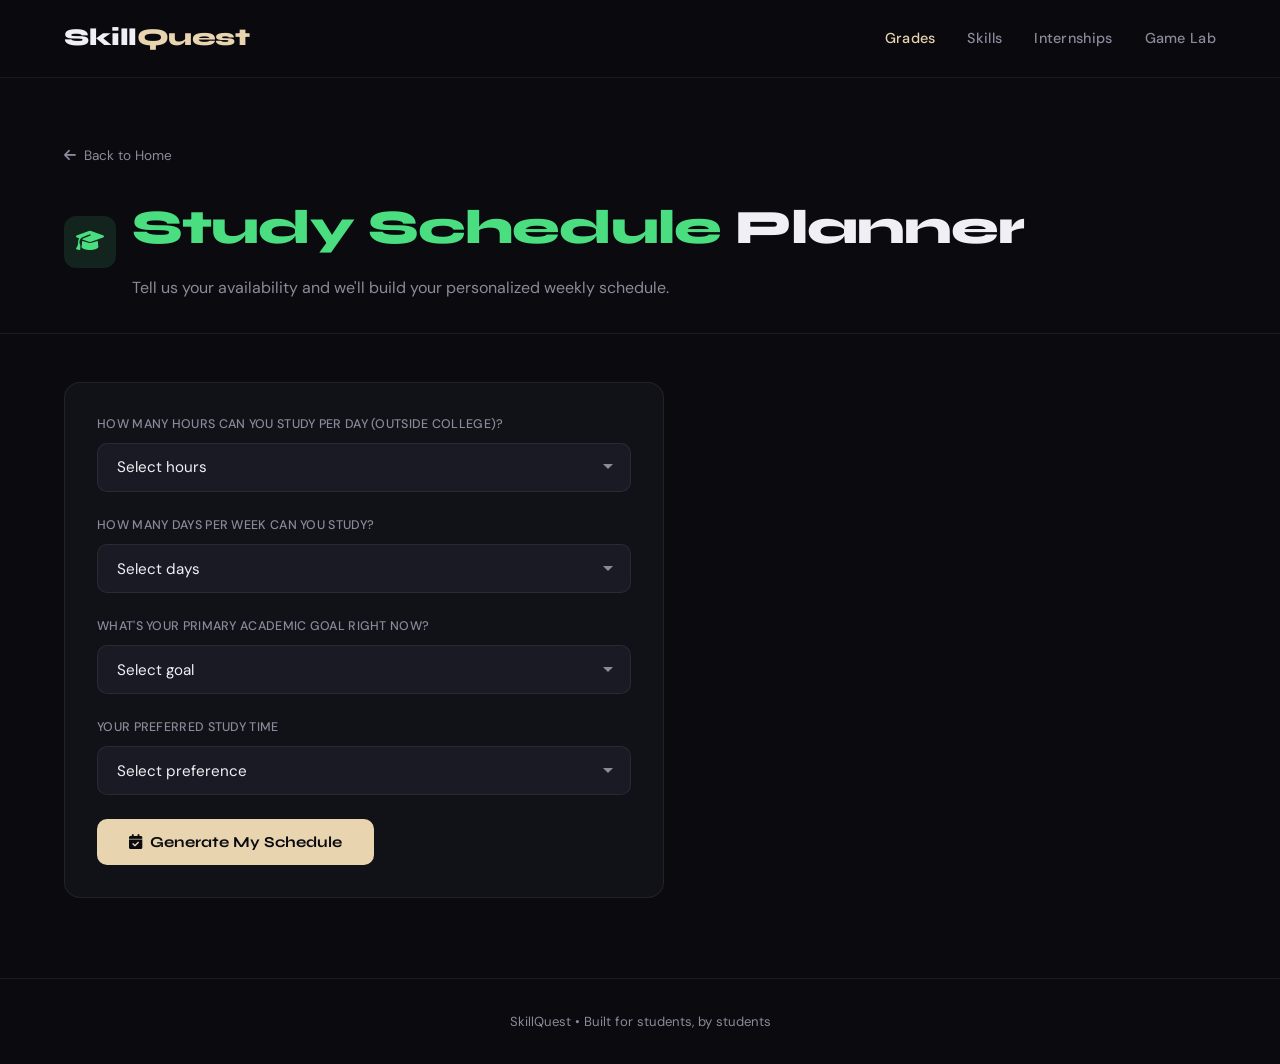
<file: grades.html>
<!DOCTYPE html>
<html lang="en">
<head>
  <meta charset="UTF-8"/>
  <meta name="viewport" content="width=device-width, initial-scale=1.0"/>
  <title>Good Grades – SkillQuest</title>
  <link rel="stylesheet" href="style.css"/>
  <link href="https://fonts.googleapis.com/css2?family=Syne:wght@400;600;700;800&family=DM+Sans:wght@300;400;500&display=swap" rel="stylesheet"/>
  <link rel="stylesheet" href="https://cdnjs.cloudflare.com/ajax/libs/font-awesome/6.5.0/css/all.min.css"/>
</head>
<body>

  <nav class="navbar">
    <a href="index.html" class="nav-logo">Skill<span>Quest</span></a>
    <div class="nav-links">
      <a href="grades.html" style="color:#4ade80">Grades</a>
      <a href="skills.html">Skills</a>
      <a href="internships.html">Internships</a>
      <a href="gamelearn.html">Game Lab</a>
    </div>
  </nav>

  <div class="page-header">
    <a href="index.html" class="back-link"><i class="fas fa-arrow-left"></i> Back to Home</a>
    <div style="display:flex;align-items:center;gap:1rem">
      <div class="card-icon card-grades-icon"><i class="fas fa-graduation-cap"></i></div>
      <div>
        <h1 style="color:#4ade80">Study Schedule <span style="color:#f0eff5">Planner</span></h1>
        <p>Tell us your availability and we'll build your personalized weekly schedule.</p>
      </div>
    </div>
  </div>

  <div class="page-content">
    <div class="form-box" style="background:var(--surface);border:1px solid var(--border);border-radius:var(--radius);padding:2rem;max-width:600px">

      <div class="form-group">
        <label>How many hours can you study per day (outside college)?</label>
        <select class="styled-select" id="hoursPerDay">
          <option value="">Select hours</option>
          <option value="1">1 hour</option>
          <option value="2">2 hours</option>
          <option value="3">3 hours</option>
          <option value="4">4 hours</option>
          <option value="5">5 hours</option>
          <option value="6">6 hours</option>
        </select>
      </div>

      <div class="form-group">
        <label>How many days per week can you study?</label>
        <select class="styled-select" id="daysPerWeek">
          <option value="">Select days</option>
          <option value="3">3 days/week</option>
          <option value="4">4 days/week</option>
          <option value="5">5 days/week</option>
          <option value="6">6 days/week</option>
          <option value="7">7 days/week (everyday)</option>
        </select>
      </div>

      <div class="form-group">
        <label>What's your primary academic goal right now?</label>
        <select class="styled-select" id="goal">
          <option value="">Select goal</option>
          <option value="exams">Prepare for upcoming exams</option>
          <option value="assignments">Clear pending assignments & projects</option>
          <option value="cgpa">Improve CGPA overall</option>
          <option value="balance">Balance academics + coding/skills</option>
        </select>
      </div>

      <div class="form-group">
        <label>Your preferred study time</label>
        <select class="styled-select" id="prefTime">
          <option value="">Select preference</option>
          <option value="morning">Morning (6am – 10am)</option>
          <option value="afternoon">Afternoon (12pm – 4pm)</option>
          <option value="evening">Evening (6pm – 10pm)</option>
          <option value="night">Night (10pm – 12am)</option>
        </select>
      </div>

      <button class="btn-primary" onclick="generateSchedule()">
        <i class="fas fa-calendar-check"></i> Generate My Schedule
      </button>
    </div>

    <!-- OUTPUT -->
    <div class="schedule-output" id="scheduleOutput" style="display:none">
      <div class="schedule-header">
        <h3>Your Weekly Study Plan</h3>
        <button onclick="resetSchedule()" style="background:none;border:1px solid var(--border);color:var(--muted);padding:0.4rem 1rem;border-radius:var(--radius-sm);cursor:pointer;font-family:var(--font-body);font-size:0.8rem">Reset</button>
      </div>
      <div class="schedule-stats" id="scheduleStats"></div>
      <table class="schedule-table" id="scheduleTable">
        <thead>
          <tr>
            <th>Day</th>
            <th>Time Slot</th>
            <th>Session</th>
            <th>Duration</th>
            <th>Focus</th>
          </tr>
        </thead>
        <tbody id="scheduleBody"></tbody>
      </table>

      <div style="margin-top:1.5rem;background:var(--surface);border:1px solid var(--border);border-left:3px solid #4ade80;border-radius:var(--radius);padding:1.2rem 1.5rem;font-size:0.88rem;color:var(--muted);">
        <strong style="color:var(--text)">💡 Study Tips</strong>
        <ul style="margin-top:0.5rem;padding-left:1.2rem;display:flex;flex-direction:column;gap:0.3rem" id="studyTips"></ul>
      </div>
    </div>
  </div>

  <footer class="footer">
    <p>SkillQuest •  Built for students, by students</p>
  </footer>

  <style>
    .card-grades-icon {
      width: 52px; height: 52px;
      background: rgba(74,222,128,0.12);
      color: #4ade80;
      border-radius: 12px;
      display: flex; align-items: center; justify-content: center;
      font-size: 1.4rem;
    }
  </style>

  <script src="main.js"></script>
  <script src="grades.js"></script>
</body>
</html>
</file>
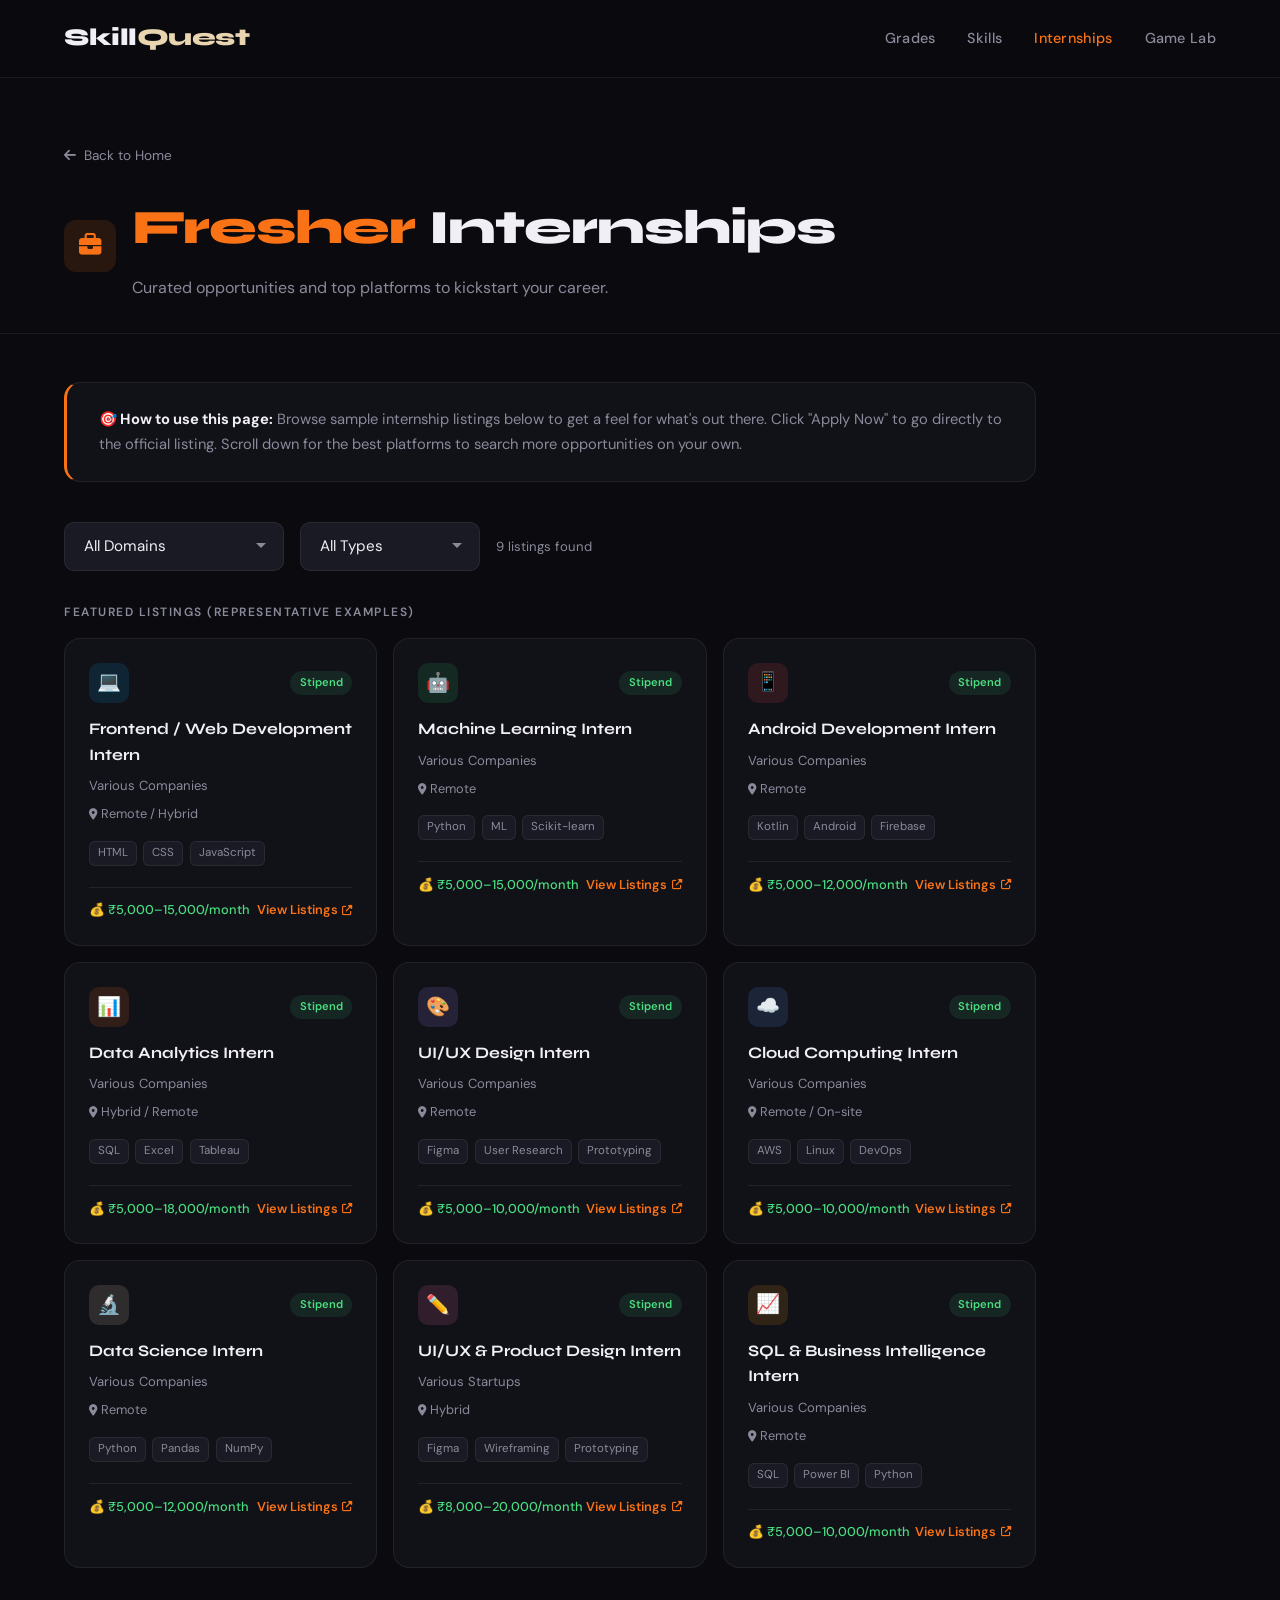
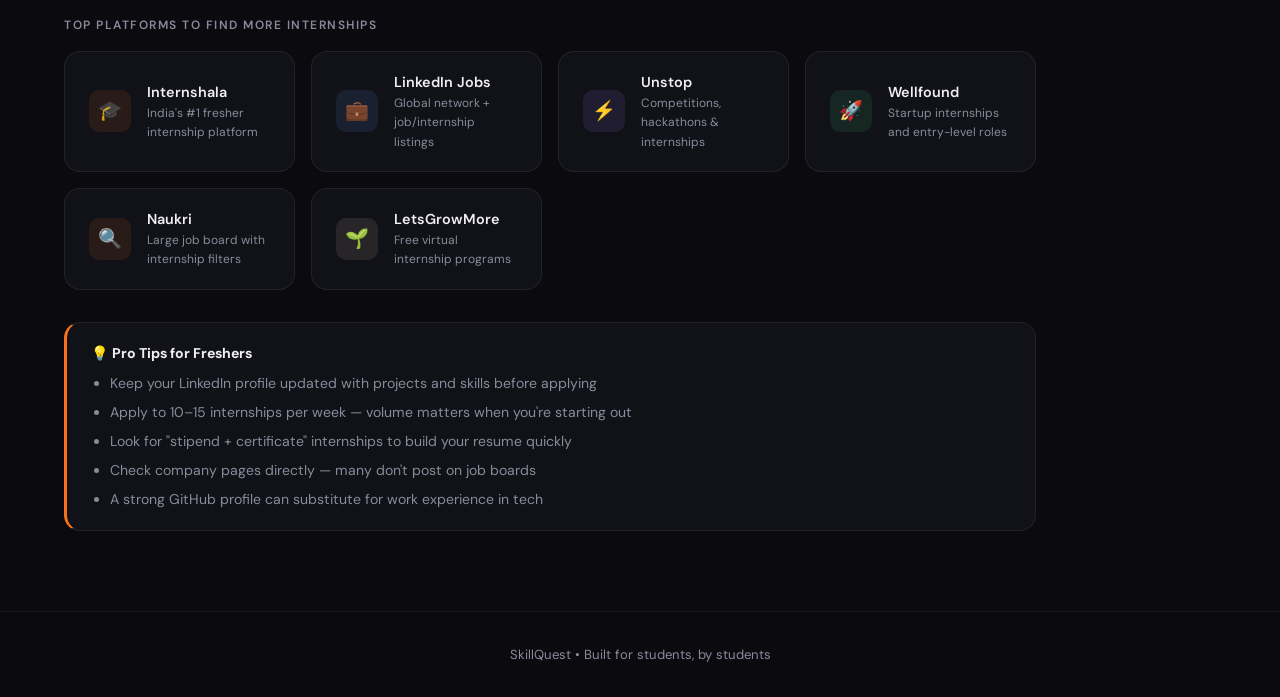
<file: internships.html>
<!DOCTYPE html>
<html lang="en">
<head>
  <meta charset="UTF-8"/>
  <meta name="viewport" content="width=device-width, initial-scale=1.0"/>
  <title>Internships – SkillQuest</title>
  <link rel="stylesheet" href="style.css"/>
  <link href="https://fonts.googleapis.com/css2?family=Syne:wght@400;600;700;800&family=DM+Sans:wght@300;400;500&display=swap" rel="stylesheet"/>
  <link rel="stylesheet" href="https://cdnjs.cloudflare.com/ajax/libs/font-awesome/6.5.0/css/all.min.css"/>
</head>
<body>

  <nav class="navbar">
    <a href="index.html" class="nav-logo">Skill<span>Quest</span></a>
    <div class="nav-links">
      <a href="grades.html">Grades</a>
      <a href="skills.html">Skills</a>
      <a href="internships.html" style="color:#f97316">Internships</a>
      <a href="gamelearn.html">Game Lab</a>
    </div>
  </nav>

  <div class="page-header">
    <a href="index.html" class="back-link"><i class="fas fa-arrow-left"></i> Back to Home</a>
    <div style="display:flex;align-items:center;gap:1rem">
      <div class="intern-header-icon"><i class="fas fa-briefcase"></i></div>
      <div>
        <h1 style="color:#f97316">Fresher <span style="color:#f0eff5">Internships</span></h1>
        <p>Curated opportunities and top platforms to kickstart your career.</p>
      </div>
    </div>
  </div>

  <div class="page-content" style="max-width:1100px">

    <div class="internship-intro">
      <strong style="color:var(--text)">🎯 How to use this page:</strong> Browse sample internship listings below to get a feel for what's out there.
      Click "Apply Now" to go directly to the official listing. Scroll down for the best platforms to search more opportunities on your own.
    </div>

    <!-- Filter -->
    <div style="display:flex;gap:1rem;margin-bottom:1.5rem;flex-wrap:wrap;align-items:center">
      <div class="form-group" style="margin-bottom:0">
        <select class="styled-select" id="domainFilter" onchange="filterInternships()" style="width:220px">
          <option value="all">All Domains</option>
          <option value="webdev">Web Development</option>
          <option value="ml">ML / AI</option>
          <option value="mobile">Mobile Dev</option>
          <option value="data">Data Analytics</option>
          <option value="design">UI/UX Design</option>
        </select>
      </div>
      <div class="form-group" style="margin-bottom:0">
        <select class="styled-select" id="typeFilter" onchange="filterInternships()" style="width:180px">
          <option value="all">All Types</option>
          <option value="remote">Remote</option>
          <option value="onsite">On-site</option>
          <option value="hybrid">Hybrid</option>
        </select>
      </div>
      <span style="color:var(--muted);font-size:0.82rem" id="resultCount"></span>
    </div>

    <!-- Internship Cards -->
    <div class="section-label">Featured Listings (Representative Examples)</div>
    <div class="internship-grid" id="internshipGrid"></div>

    <!-- Platforms -->
    <div class="section-label" style="margin-top:3rem">Top Platforms to Find More Internships</div>
    <div class="platforms-grid">
      <a href="https://internshala.com" target="_blank" class="platform-card">
        <div class="platform-icon" style="background:rgba(249,115,22,0.1);color:#f97316">🎓</div>
        <div class="platform-info">
          <h4>Internshala</h4>
          <p>India's #1 fresher internship platform</p>
        </div>
      </a>
      <a href="https://www.linkedin.com/jobs/internship-jobs/" target="_blank" class="platform-card">
        <div class="platform-icon" style="background:rgba(96,165,250,0.1);color:#60a5fa">💼</div>
        <div class="platform-info">
          <h4>LinkedIn Jobs</h4>
          <p>Global network + job/internship listings</p>
        </div>
      </a>
      <a href="https://unstop.com" target="_blank" class="platform-card">
        <div class="platform-icon" style="background:rgba(167,139,250,0.1);color:#a78bfa">⚡</div>
        <div class="platform-info">
          <h4>Unstop</h4>
          <p>Competitions, hackathons & internships</p>
        </div>
      </a>
      <a href="https://wellfound.com/jobs" target="_blank" class="platform-card">
        <div class="platform-icon" style="background:rgba(74,222,128,0.1);color:#4ade80">🚀</div>
        <div class="platform-info">
          <h4>Wellfound</h4>
          <p>Startup internships and entry-level roles</p>
        </div>
      </a>
      <a href="https://www.naukri.com/internship-jobs" target="_blank" class="platform-card">
        <div class="platform-icon" style="background:rgba(249,115,22,0.1);color:#f97316">🔍</div>
        <div class="platform-info">
          <h4>Naukri</h4>
          <p>Large job board with internship filters</p>
        </div>
      </a>
      <a href="https://letsgrowmore.in" target="_blank" class="platform-card">
        <div class="platform-icon" style="background:rgba(232,213,176,0.1);color:#e8d5b0">🌱</div>
        <div class="platform-info">
          <h4>LetsGrowMore</h4>
          <p>Free virtual internship programs</p>
        </div>
      </a>
    </div>

    <div style="margin-top:2rem;background:var(--surface);border:1px solid var(--border);border-left:3px solid #f97316;border-radius:var(--radius);padding:1.2rem 1.5rem;font-size:0.88rem;color:var(--muted);">
      <strong style="color:var(--text)">💡 Pro Tips for Freshers</strong>
      <ul style="margin-top:0.5rem;padding-left:1.2rem;display:flex;flex-direction:column;gap:0.4rem">
        <li>Keep your LinkedIn profile updated with projects and skills before applying</li>
        <li>Apply to 10–15 internships per week — volume matters when you're starting out</li>
        <li>Look for "stipend + certificate" internships to build your resume quickly</li>
        <li>Check company pages directly — many don't post on job boards</li>
        <li>A strong GitHub profile can substitute for work experience in tech</li>
      </ul>
    </div>
  </div>

  <footer class="footer">
    <p>SkillQuest • Built for students, by students</p>
  </footer>

  <style>
    .intern-header-icon {
      width: 52px; height: 52px;
      background: rgba(249,115,22,0.12);
      color: #f97316;
      border-radius: 12px;
      display: flex; align-items: center; justify-content: center;
      font-size: 1.4rem;
    }
  </style>

  <script src="internships.js"></script>
</body>
</html>
</file>
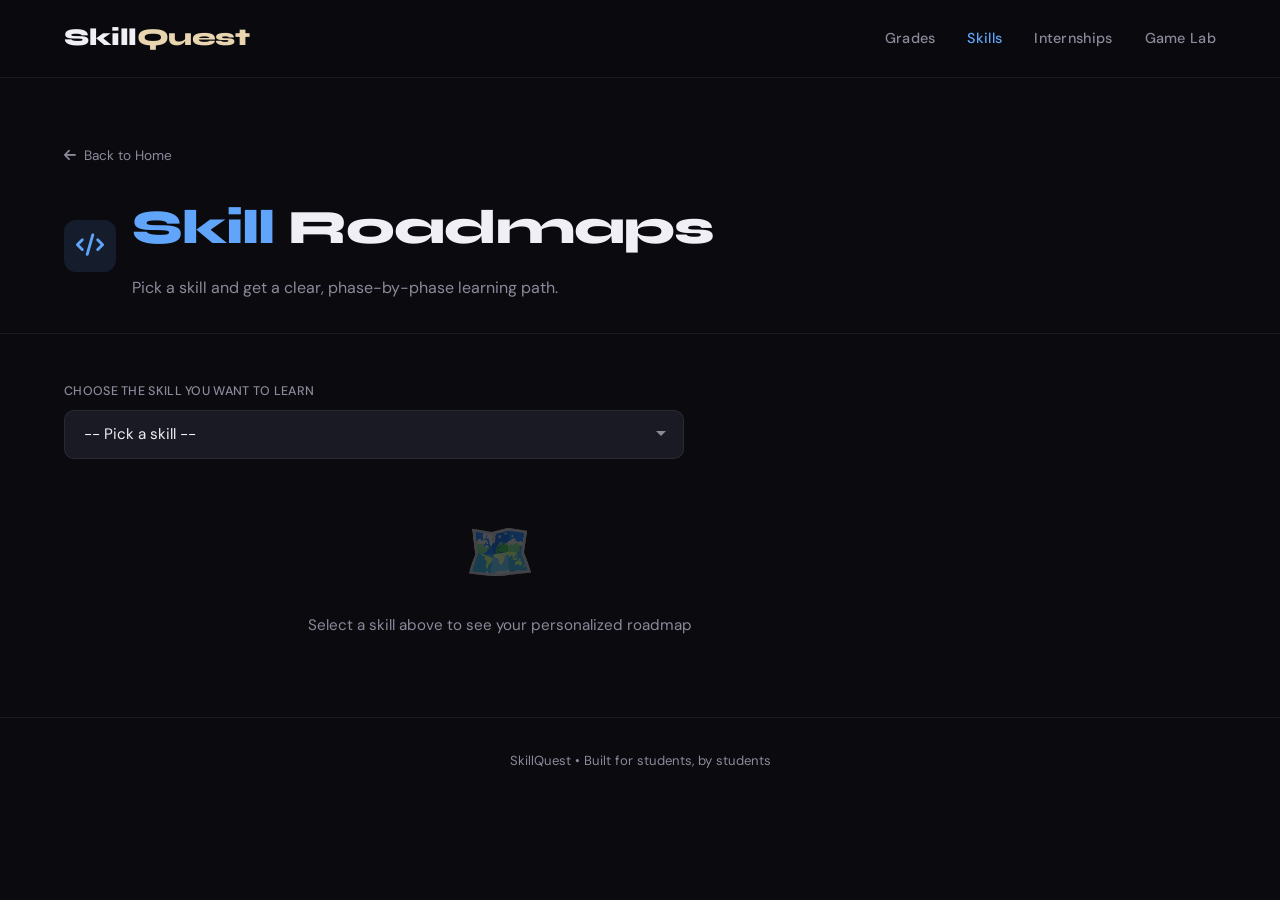
<file: skills.html>
<!DOCTYPE html>
<html lang="en">
<head>
  <meta charset="UTF-8"/>
  <meta name="viewport" content="width=device-width, initial-scale=1.0"/>
  <title>Learn a Skill – SkillQuest</title>
  <link rel="stylesheet" href="style.css"/>
  <link href="https://fonts.googleapis.com/css2?family=Syne:wght@400;600;700;800&family=DM+Sans:wght@300;400;500&display=swap" rel="stylesheet"/>
  <link rel="stylesheet" href="https://cdnjs.cloudflare.com/ajax/libs/font-awesome/6.5.0/css/all.min.css"/>
</head>
<body>

  <nav class="navbar">
    <a href="index.html" class="nav-logo">Skill<span>Quest</span></a>
    <div class="nav-links">
      <a href="grades.html">Grades</a>
      <a href="skills.html" style="color:#60a5fa">Skills</a>
      <a href="internships.html">Internships</a>
      <a href="gamelearn.html">Game Lab</a>
    </div>
  </nav>

  <div class="page-header">
    <a href="index.html" class="back-link"><i class="fas fa-arrow-left"></i> Back to Home</a>
    <div style="display:flex;align-items:center;gap:1rem">
      <div class="card-skills-icon"><i class="fas fa-code"></i></div>
      <div>
        <h1 style="color:#60a5fa">Skill <span style="color:#f0eff5">Roadmaps</span></h1>
        <p>Pick a skill and get a clear, phase-by-phase learning path.</p>
      </div>
    </div>
  </div>

  <div class="page-content">
    <div class="skill-form-row" style="max-width:620px">
      <div class="form-group" style="flex:1">
        <label>Choose the skill you want to learn</label>
        <select class="styled-select" id="skillSelect" onchange="showRoadmap()">
          <option value="">-- Pick a skill --</option>
          <option value="dsa">Data Structures & Algorithms (DSA)</option>
          <option value="webdev">Web Development (Full Stack)</option>
          <option value="ml">Machine Learning & AI</option>
          <option value="devops">DevOps & Cloud</option>
          <option value="android">Android Development</option>
          <option value="cybersec">Cybersecurity</option>
          <option value="sql">SQL & Databases</option>
          <option value="git">Git & Open Source</option>
        </select>
      </div>
    </div>

    <!-- Default state -->
    <div id="skillDefault" style="margin-top:3rem;text-align:center;color:var(--muted)">
      <div style="font-size:3.5rem;margin-bottom:1rem;opacity:0.3">🗺️</div>
      <p style="font-size:0.95rem">Select a skill above to see your personalized roadmap</p>
    </div>

    <!-- Roadmap output -->
    <div class="roadmap-output" id="roadmapOutput">
      <div id="roadmapMeta"></div>
      <div class="roadmap-phases" id="roadmapPhases"></div>
      <div id="roadmapFooter" style="margin-top:2rem;background:var(--surface);border:1px solid var(--border);border-left:3px solid #60a5fa;border-radius:var(--radius);padding:1.2rem 1.5rem;font-size:0.88rem;color:var(--muted);"></div>
    </div>
  </div>

  <footer class="footer">
    <p>SkillQuest • Built for students, by students</p>
  </footer>

  <style>
    .card-skills-icon {
      width: 52px; height: 52px;
      background: rgba(96,165,250,0.12);
      color: #60a5fa;
      border-radius: 12px;
      display: flex; align-items: center; justify-content: center;
      font-size: 1.4rem;
    }
  </style>

  <script src="skills.js"></script>
</body>
</html>
</file>
<file: style.css>
/* ─── RESET & BASE ─────────────────────────────────── */
*, *::before, *::after { box-sizing: border-box; margin: 0; padding: 0; }

:root {
  --bg: #0a0a0f;
  --surface: #111118;
  --surface2: #1a1a24;
  --border: rgba(255,255,255,0.07);
  --text: #f0eff5;
  --muted: #8b8a9b;
  --accent-grades: #4ade80;
  --accent-skills: #60a5fa;
  --accent-intern: #f97316;
  --accent-game: #a78bfa;
  --accent-main: #e8d5b0;
  --font-display: 'Syne', sans-serif;
  --font-body: 'DM Sans', sans-serif;
  --radius: 16px;
  --radius-sm: 10px;
}

html { scroll-behavior: smooth; }

body {
  font-family: var(--font-body);
  background: var(--bg);
  color: var(--text);
  min-height: 100vh;
  line-height: 1.6;
}

/* ─── NAVBAR ───────────────────────────────────────── */
.navbar {
  display: flex;
  align-items: center;
  justify-content: space-between;
  padding: 1.2rem 4rem;
  position: sticky;
  top: 0;
  z-index: 100;
  background: rgba(10,10,15,0.85);
  backdrop-filter: blur(20px);
  border-bottom: 1px solid var(--border);
}

.nav-logo {
  font-family: var(--font-display);
  font-size: 1.5rem;
  font-weight: 800;
  color: var(--text);
  letter-spacing: -0.5px;
  text-decoration: none;
}
.nav-logo span { color: var(--accent-main); }

.nav-links {
  display: flex;
  gap: 2rem;
}
.nav-links a {
  color: var(--muted);
  text-decoration: none;
  font-size: 0.9rem;
  font-weight: 500;
  transition: color 0.2s;
  letter-spacing: 0.3px;
}
.nav-links a:hover { color: var(--text); }

/* ─── HERO ─────────────────────────────────────────── */
.hero {
  position: relative;
  padding: 7rem 4rem 3rem;
  overflow: hidden;
}

.hero-bg-grid {
  position: absolute;
  inset: 0;
  background-image:
    linear-gradient(rgba(255,255,255,0.03) 1px, transparent 1px),
    linear-gradient(90deg, rgba(255,255,255,0.03) 1px, transparent 1px);
  background-size: 60px 60px;
  mask-image: radial-gradient(ellipse 80% 60% at 50% 0%, black 40%, transparent 100%);
}

.hero-content {
  position: relative;
  max-width: 720px;
}

.hero-badge {
  display: inline-block;
  background: rgba(232,213,176,0.1);
  border: 1px solid rgba(232,213,176,0.2);
  color: var(--accent-main);
  padding: 0.35rem 1rem;
  border-radius: 999px;
  font-size: 0.8rem;
  font-weight: 500;
  letter-spacing: 1px;
  margin-bottom: 1.5rem;
  animation: fadeSlideDown 0.6s ease both;
}

.hero h1 {
  font-family: var(--font-display);
  font-size: clamp(2.8rem, 5vw, 4.2rem);
  font-weight: 800;
  line-height: 1.1;
  letter-spacing: -1.5px;
  animation: fadeSlideDown 0.7s 0.1s ease both;
}

.accent-text {
  background: linear-gradient(135deg, var(--accent-main), #c8a870);
  -webkit-background-clip: text;
  -webkit-text-fill-color: transparent;
  background-clip: text;
}

.hero-sub {
  color: var(--muted);
  font-size: 1.1rem;
  margin-top: 1.2rem;
  max-width: 500px;
  font-weight: 300;
  animation: fadeSlideDown 0.7s 0.2s ease both;
}

/* ─── CARDS SECTION ────────────────────────────────── */
.cards-section {
  padding: 3rem 4rem 5rem;
}

.cards-grid {
  display: grid;
  grid-template-columns: repeat(2, 1fr);
  gap: 1.5rem;
  max-width: 1100px;
}

.goal-card {
  position: relative;
  background: var(--surface);
  border: 1px solid var(--border);
  border-radius: var(--radius);
  padding: 2.5rem;
  text-decoration: none;
  color: var(--text);
  display: flex;
  flex-direction: column;
  gap: 0.6rem;
  overflow: hidden;
  transition: transform 0.3s ease, border-color 0.3s ease, box-shadow 0.3s ease;
  animation: fadeSlideUp 0.6s ease both;
}

.goal-card:nth-child(1) { animation-delay: 0.1s; }
.goal-card:nth-child(2) { animation-delay: 0.2s; }
.goal-card:nth-child(3) { animation-delay: 0.3s; }
.goal-card:nth-child(4) { animation-delay: 0.4s; }

.goal-card::before {
  content: '';
  position: absolute;
  inset: 0;
  opacity: 0;
  transition: opacity 0.3s ease;
  border-radius: var(--radius);
}

.card-grades::before { background: radial-gradient(circle at top left, rgba(74,222,128,0.08) 0%, transparent 60%); }
.card-skills::before { background: radial-gradient(circle at top left, rgba(96,165,250,0.08) 0%, transparent 60%); }
.card-internships::before { background: radial-gradient(circle at top left, rgba(249,115,22,0.08) 0%, transparent 60%); }
.card-game::before { background: radial-gradient(circle at top left, rgba(167,139,250,0.08) 0%, transparent 60%); }

.goal-card:hover { transform: translateY(-4px); }
.goal-card:hover::before { opacity: 1; }

.card-grades:hover { border-color: rgba(74,222,128,0.3); box-shadow: 0 8px 40px rgba(74,222,128,0.08); }
.card-skills:hover { border-color: rgba(96,165,250,0.3); box-shadow: 0 8px 40px rgba(96,165,250,0.08); }
.card-internships:hover { border-color: rgba(249,115,22,0.3); box-shadow: 0 8px 40px rgba(249,115,22,0.08); }
.card-game:hover { border-color: rgba(167,139,250,0.3); box-shadow: 0 8px 40px rgba(167,139,250,0.08); }

.card-number {
  position: absolute;
  top: 1.5rem;
  right: 2rem;
  font-family: var(--font-display);
  font-size: 5rem;
  font-weight: 800;
  opacity: 0.04;
  line-height: 1;
  color: #fff;
}

.card-icon {
  width: 48px;
  height: 48px;
  border-radius: var(--radius-sm);
  display: flex;
  align-items: center;
  justify-content: center;
  font-size: 1.3rem;
  margin-bottom: 0.5rem;
}

.card-grades .card-icon { background: rgba(74,222,128,0.12); color: var(--accent-grades); }
.card-skills .card-icon { background: rgba(96,165,250,0.12); color: var(--accent-skills); }
.card-internships .card-icon { background: rgba(249,115,22,0.12); color: var(--accent-intern); }
.card-game .card-icon { background: rgba(167,139,250,0.12); color: var(--accent-game); }

.goal-card h2 {
  font-family: var(--font-display);
  font-size: 1.4rem;
  font-weight: 700;
  letter-spacing: -0.3px;
}

.goal-card p {
  color: var(--muted);
  font-size: 0.92rem;
  line-height: 1.6;
  max-width: 340px;
}

.card-arrow {
  margin-top: auto;
  padding-top: 1.5rem;
  font-size: 1rem;
  opacity: 0.3;
  transition: opacity 0.2s, transform 0.2s;
}
.goal-card:hover .card-arrow { opacity: 1; transform: translateX(4px); }

.card-grades:hover .card-arrow { color: var(--accent-grades); }
.card-skills:hover .card-arrow { color: var(--accent-skills); }
.card-internships:hover .card-arrow { color: var(--accent-intern); }
.card-game:hover .card-arrow { color: var(--accent-game); }

.coming-soon-badge {
  position: absolute;
  top: 1.2rem;
  left: 2rem;
  background: rgba(167,139,250,0.15);
  border: 1px solid rgba(167,139,250,0.25);
  color: var(--accent-game);
  font-size: 0.7rem;
  font-weight: 600;
  letter-spacing: 1px;
  text-transform: uppercase;
  padding: 0.25rem 0.7rem;
  border-radius: 999px;
}

/* ─── PAGE HEADER (sub-pages) ──────────────────────── */
.page-header {
  padding: 4rem 4rem 2rem;
  border-bottom: 1px solid var(--border);
}

.back-link {
  display: inline-flex;
  align-items: center;
  gap: 0.5rem;
  color: var(--muted);
  text-decoration: none;
  font-size: 0.85rem;
  margin-bottom: 1.5rem;
  transition: color 0.2s;
}
.back-link:hover { color: var(--text); }

.page-header h1 {
  font-family: var(--font-display);
  font-size: clamp(2rem, 4vw, 3rem);
  font-weight: 800;
  letter-spacing: -1px;
}

.page-header p {
  color: var(--muted);
  margin-top: 0.5rem;
  font-size: 1rem;
}

.page-content {
  padding: 3rem 4rem 5rem;
  max-width: 1000px;
}

/* ─── FORM ELEMENTS ────────────────────────────────── */
.form-group {
  margin-bottom: 1.5rem;
}

.form-group label {
  display: block;
  font-size: 0.85rem;
  font-weight: 500;
  color: var(--muted);
  margin-bottom: 0.5rem;
  letter-spacing: 0.3px;
  text-transform: uppercase;
  font-size: 0.78rem;
}

.styled-select {
  width: 100%;
  padding: 0.85rem 1.2rem;
  background: var(--surface2);
  border: 1px solid var(--border);
  border-radius: var(--radius-sm);
  color: var(--text);
  font-family: var(--font-body);
  font-size: 0.95rem;
  appearance: none;
  background-image: url("data:image/svg+xml,%3Csvg xmlns='http://www.w3.org/2000/svg' width='12' height='12' viewBox='0 0 12 12'%3E%3Cpath fill='%238b8a9b' d='M6 8L1 3h10z'/%3E%3C/svg%3E");
  background-repeat: no-repeat;
  background-position: right 1rem center;
  cursor: pointer;
  transition: border-color 0.2s;
}
.styled-select:focus { outline: none; border-color: rgba(232,213,176,0.3); }

.btn-primary {
  display: inline-flex;
  align-items: center;
  gap: 0.5rem;
  background: var(--accent-main);
  color: #0a0a0f;
  border: none;
  padding: 0.85rem 2rem;
  border-radius: var(--radius-sm);
  font-family: var(--font-display);
  font-size: 0.95rem;
  font-weight: 700;
  cursor: pointer;
  transition: opacity 0.2s, transform 0.2s;
}
.btn-primary:hover { opacity: 0.9; transform: translateY(-1px); }

/* ─── SCHEDULE OUTPUT ──────────────────────────────── */
.schedule-output {
  margin-top: 2.5rem;
  display: none;
}

.schedule-output.visible {
  display: block;
  animation: fadeSlideUp 0.5s ease both;
}

.schedule-header {
  display: flex;
  align-items: center;
  justify-content: space-between;
  margin-bottom: 1.5rem;
}

.schedule-header h3 {
  font-family: var(--font-display);
  font-size: 1.3rem;
  font-weight: 700;
}

.schedule-stats {
  display: flex;
  gap: 1rem;
  margin-bottom: 2rem;
}

.stat-pill {
  background: var(--surface2);
  border: 1px solid var(--border);
  border-radius: 999px;
  padding: 0.4rem 1rem;
  font-size: 0.8rem;
  color: var(--muted);
}
.stat-pill strong { color: var(--accent-grades); }

.schedule-table {
  width: 100%;
  border-collapse: collapse;
}

.schedule-table th {
  text-align: left;
  padding: 0.8rem 1rem;
  font-size: 0.75rem;
  letter-spacing: 1px;
  text-transform: uppercase;
  color: var(--muted);
  border-bottom: 1px solid var(--border);
  font-weight: 500;
}

.schedule-table td {
  padding: 1rem;
  font-size: 0.9rem;
  border-bottom: 1px solid var(--border);
}

.schedule-table tr:hover td { background: var(--surface2); }

.slot-badge {
  display: inline-block;
  padding: 0.2rem 0.7rem;
  border-radius: 999px;
  font-size: 0.75rem;
  font-weight: 600;
}

.slot-morning { background: rgba(74,222,128,0.12); color: var(--accent-grades); }
.slot-afternoon { background: rgba(249,115,22,0.12); color: var(--accent-intern); }
.slot-evening { background: rgba(96,165,250,0.12); color: var(--accent-skills); }
.slot-review { background: rgba(232,213,176,0.12); color: var(--accent-main); }
.slot-rest { background: rgba(255,255,255,0.05); color: var(--muted); }

/* ─── SKILL ROADMAP ────────────────────────────────── */
.skill-form-row {
  display: flex;
  gap: 1rem;
  align-items: flex-end;
}
.skill-form-row .form-group { flex: 1; margin-bottom: 0; }

.roadmap-output {
  margin-top: 2.5rem;
  display: none;
}
.roadmap-output.visible {
  display: block;
  animation: fadeSlideUp 0.5s ease both;
}

.roadmap-title {
  font-family: var(--font-display);
  font-size: 1.4rem;
  font-weight: 800;
  margin-bottom: 0.5rem;
}
.roadmap-subtitle {
  color: var(--muted);
  font-size: 0.9rem;
  margin-bottom: 2rem;
}

.roadmap-phases {
  display: flex;
  flex-direction: column;
  gap: 1.2rem;
  position: relative;
}

.roadmap-phases::before {
  content: '';
  position: absolute;
  left: 22px;
  top: 0;
  bottom: 0;
  width: 2px;
  background: linear-gradient(to bottom, var(--accent-skills), transparent);
  opacity: 0.3;
}

.phase-card {
  display: flex;
  gap: 1.5rem;
  background: var(--surface);
  border: 1px solid var(--border);
  border-radius: var(--radius);
  padding: 1.5rem;
  position: relative;
  transition: border-color 0.2s;
}
.phase-card:hover { border-color: rgba(96,165,250,0.2); }

.phase-num {
  width: 44px;
  height: 44px;
  min-width: 44px;
  border-radius: 50%;
  background: rgba(96,165,250,0.1);
  border: 2px solid rgba(96,165,250,0.3);
  display: flex;
  align-items: center;
  justify-content: center;
  font-family: var(--font-display);
  font-weight: 800;
  font-size: 0.9rem;
  color: var(--accent-skills);
}

.phase-info h4 {
  font-family: var(--font-display);
  font-weight: 700;
  font-size: 1rem;
  margin-bottom: 0.3rem;
}

.phase-duration {
  font-size: 0.75rem;
  color: var(--accent-skills);
  background: rgba(96,165,250,0.1);
  padding: 0.15rem 0.6rem;
  border-radius: 999px;
  display: inline-block;
  margin-bottom: 0.7rem;
}

.phase-topics {
  list-style: none;
  display: flex;
  flex-wrap: wrap;
  gap: 0.5rem;
}

.phase-topics li {
  background: var(--surface2);
  border: 1px solid var(--border);
  border-radius: var(--radius-sm);
  padding: 0.25rem 0.75rem;
  font-size: 0.8rem;
  color: var(--muted);
}

/* ─── INTERNSHIPS ──────────────────────────────────── */
.internship-intro {
  background: var(--surface);
  border: 1px solid var(--border);
  border-left: 3px solid var(--accent-intern);
  border-radius: var(--radius);
  padding: 1.5rem 2rem;
  margin-bottom: 2.5rem;
  font-size: 0.92rem;
  color: var(--muted);
  line-height: 1.7;
}

.section-label {
  font-size: 0.75rem;
  letter-spacing: 1.5px;
  text-transform: uppercase;
  color: var(--muted);
  font-weight: 600;
  margin-bottom: 1rem;
  margin-top: 2rem;
}

.internship-grid {
  display: grid;
  grid-template-columns: repeat(auto-fill, minmax(280px, 1fr));
  gap: 1rem;
  margin-bottom: 2rem;
}

.intern-card {
  background: var(--surface);
  border: 1px solid var(--border);
  border-radius: var(--radius);
  padding: 1.5rem;
  text-decoration: none;
  color: var(--text);
  display: flex;
  flex-direction: column;
  gap: 0.5rem;
  transition: transform 0.25s ease, border-color 0.25s ease;
  cursor: pointer;
}

.intern-card:hover { transform: translateY(-3px); border-color: rgba(249,115,22,0.3); }

.intern-card-top {
  display: flex;
  align-items: center;
  justify-content: space-between;
  margin-bottom: 0.3rem;
}

.intern-logo {
  width: 40px;
  height: 40px;
  border-radius: 10px;
  display: flex;
  align-items: center;
  justify-content: center;
  font-size: 1.2rem;
  font-weight: 800;
  font-family: var(--font-display);
}

.intern-tag {
  font-size: 0.7rem;
  padding: 0.2rem 0.6rem;
  border-radius: 999px;
  font-weight: 600;
  background: rgba(74,222,128,0.1);
  color: var(--accent-grades);
}
.intern-tag.paid { background: rgba(74,222,128,0.1); color: var(--accent-grades); }
.intern-tag.free { background: rgba(249,115,22,0.1); color: var(--accent-intern); }

.intern-card h3 { font-family: var(--font-display); font-size: 1rem; font-weight: 700; }
.intern-card .company { color: var(--muted); font-size: 0.82rem; }
.intern-card .location { color: var(--muted); font-size: 0.8rem; }

.intern-card-footer {
  margin-top: 0.8rem;
  display: flex;
  align-items: center;
  justify-content: space-between;
  padding-top: 0.8rem;
  border-top: 1px solid var(--border);
}

.stipend { font-size: 0.8rem; color: var(--accent-grades); font-weight: 500; }
.apply-link {
  font-size: 0.8rem;
  color: var(--accent-intern);
  display: flex;
  align-items: center;
  gap: 0.3rem;
  font-weight: 600;
}

.platforms-grid {
  display: grid;
  grid-template-columns: repeat(auto-fill, minmax(220px, 1fr));
  gap: 1rem;
  margin-top: 1rem;
}

.platform-card {
  background: var(--surface);
  border: 1px solid var(--border);
  border-radius: var(--radius);
  padding: 1.2rem 1.5rem;
  text-decoration: none;
  color: var(--text);
  display: flex;
  align-items: center;
  gap: 1rem;
  transition: transform 0.2s, border-color 0.2s;
}
.platform-card:hover { transform: translateY(-2px); border-color: rgba(249,115,22,0.25); }

.platform-icon {
  width: 42px;
  height: 42px;
  min-width: 42px;
  border-radius: 10px;
  display: flex;
  align-items: center;
  justify-content: center;
  font-size: 1.2rem;
  background: rgba(249,115,22,0.1);
  color: var(--accent-intern);
}

.platform-info h4 { font-size: 0.9rem; font-weight: 600; }
.platform-info p { font-size: 0.75rem; color: var(--muted); }

/* ─── GAME PAGE ─────────────────────────────────────── */
.game-wip {
  display: flex;
  flex-direction: column;
  align-items: center;
  justify-content: center;
  min-height: 60vh;
  text-align: center;
  gap: 1rem;
}

.game-wip .big-icon {
  font-size: 5rem;
  opacity: 0.4;
  animation: float 3s ease-in-out infinite;
}

.game-wip h2 {
  font-family: var(--font-display);
  font-size: 2rem;
  font-weight: 800;
}

.game-wip p { color: var(--muted); max-width: 400px; font-size: 0.95rem; }

.progress-bar-wrap {
  width: 300px;
  height: 6px;
  background: var(--surface2);
  border-radius: 999px;
  overflow: hidden;
  margin-top: 1rem;
}
.progress-bar-fill {
  height: 100%;
  width: 35%;
  background: linear-gradient(90deg, var(--accent-game), #7c3aed);
  border-radius: 999px;
  animation: loadbar 2s ease-in-out infinite alternate;
}

/* ─── FOOTER ───────────────────────────────────────── */
.footer {
  text-align: center;
  padding: 2rem;
  border-top: 1px solid var(--border);
  color: var(--muted);
  font-size: 0.82rem;
}

/* ─── ANIMATIONS ───────────────────────────────────── */
@keyframes fadeSlideDown {
  from { opacity: 0; transform: translateY(-16px); }
  to   { opacity: 1; transform: translateY(0); }
}

@keyframes fadeSlideUp {
  from { opacity: 0; transform: translateY(16px); }
  to   { opacity: 1; transform: translateY(0); }
}

@keyframes float {
  0%, 100% { transform: translateY(0); }
  50%       { transform: translateY(-12px); }
}

@keyframes loadbar {
  from { width: 20%; }
  to   { width: 55%; }
}

/* ─── RESPONSIVE ───────────────────────────────────── */
@media (max-width: 768px) {
  .navbar { padding: 1rem 1.5rem; }
  .nav-links { gap: 1rem; }
  .hero { padding: 4rem 1.5rem 2rem; }
  .cards-section { padding: 2rem 1.5rem 4rem; }
  .cards-grid { grid-template-columns: 1fr; }
  .page-header, .page-content { padding-left: 1.5rem; padding-right: 1.5rem; }
  .skill-form-row { flex-direction: column; }
  .internship-grid { grid-template-columns: 1fr; }
}

/* ─── EXTRA UTILITY CLASSES ─────────────────────────── */
.form-box {
  background: var(--surface);
  border: 1px solid var(--border);
  border-radius: var(--radius);
  padding: 2rem;
  max-width: 600px;
}

.tips-box {
  margin-top: 1.5rem;
  background: var(--surface);
  border: 1px solid var(--border);
  border-left: 3px solid #4ade80;
  border-radius: var(--radius);
  padding: 1.2rem 1.5rem;
  font-size: 0.88rem;
  color: var(--muted);
}
.tips-box ul {
  margin-top: 0.5rem;
  padding-left: 1.2rem;
  display: flex;
  flex-direction: column;
  gap: 0.3rem;
}

.reset-btn {
  background: none;
  border: 1px solid var(--border);
  color: var(--muted);
  padding: 0.4rem 1rem;
  border-radius: var(--radius-sm);
  cursor: pointer;
  font-family: var(--font-body);
  font-size: 0.8rem;
}
.reset-btn:hover { color: var(--text); }

.card-grades-icon, .card-skills-icon, .card-intern-icon {
  width: 52px; height: 52px;
  border-radius: 12px;
  display: flex; align-items: center; justify-content: center;
  font-size: 1.4rem;
}
.card-grades-icon { background: rgba(74,222,128,0.12); color: #4ade80; }
.card-skills-icon { background: rgba(96,165,250,0.12); color: #60a5fa; }
.card-intern-icon  { background: rgba(249,115,22,0.12); color: #f97316; }

.skill-default-state {
  margin-top: 3rem;
  text-align: center;
  color: var(--muted);
}

.roadmap-footer-tip {
  margin-top: 2rem;
  background: var(--surface);
  border: 1px solid var(--border);
  border-left: 3px solid #60a5fa;
  border-radius: var(--radius);
  padding: 1.2rem 1.5rem;
  font-size: 0.88rem;
  color: var(--muted);
}

.preview-tag {
  background: var(--surface2);
  border: 1px solid var(--border);
  border-radius: 999px;
  padding: 0.35rem 1rem;
  font-size: 0.8rem;
  color: var(--muted);
}
</file>
